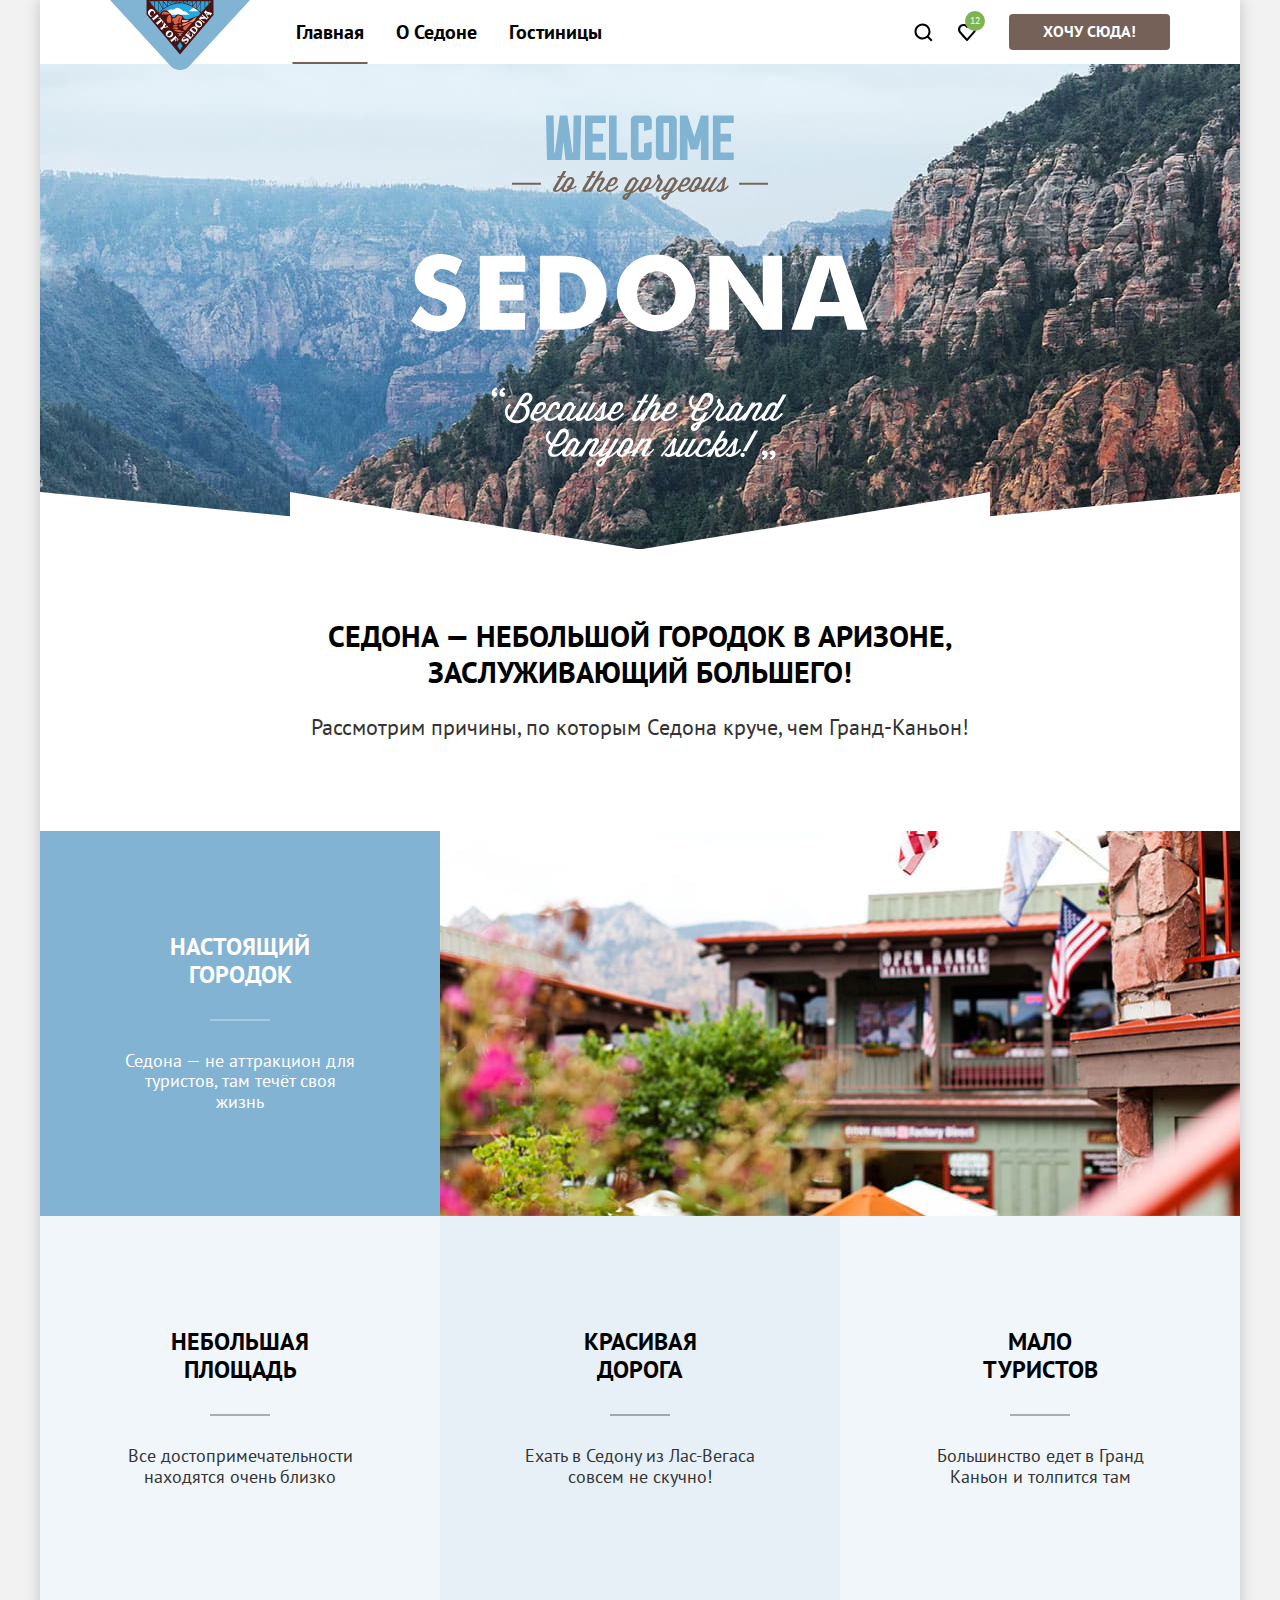
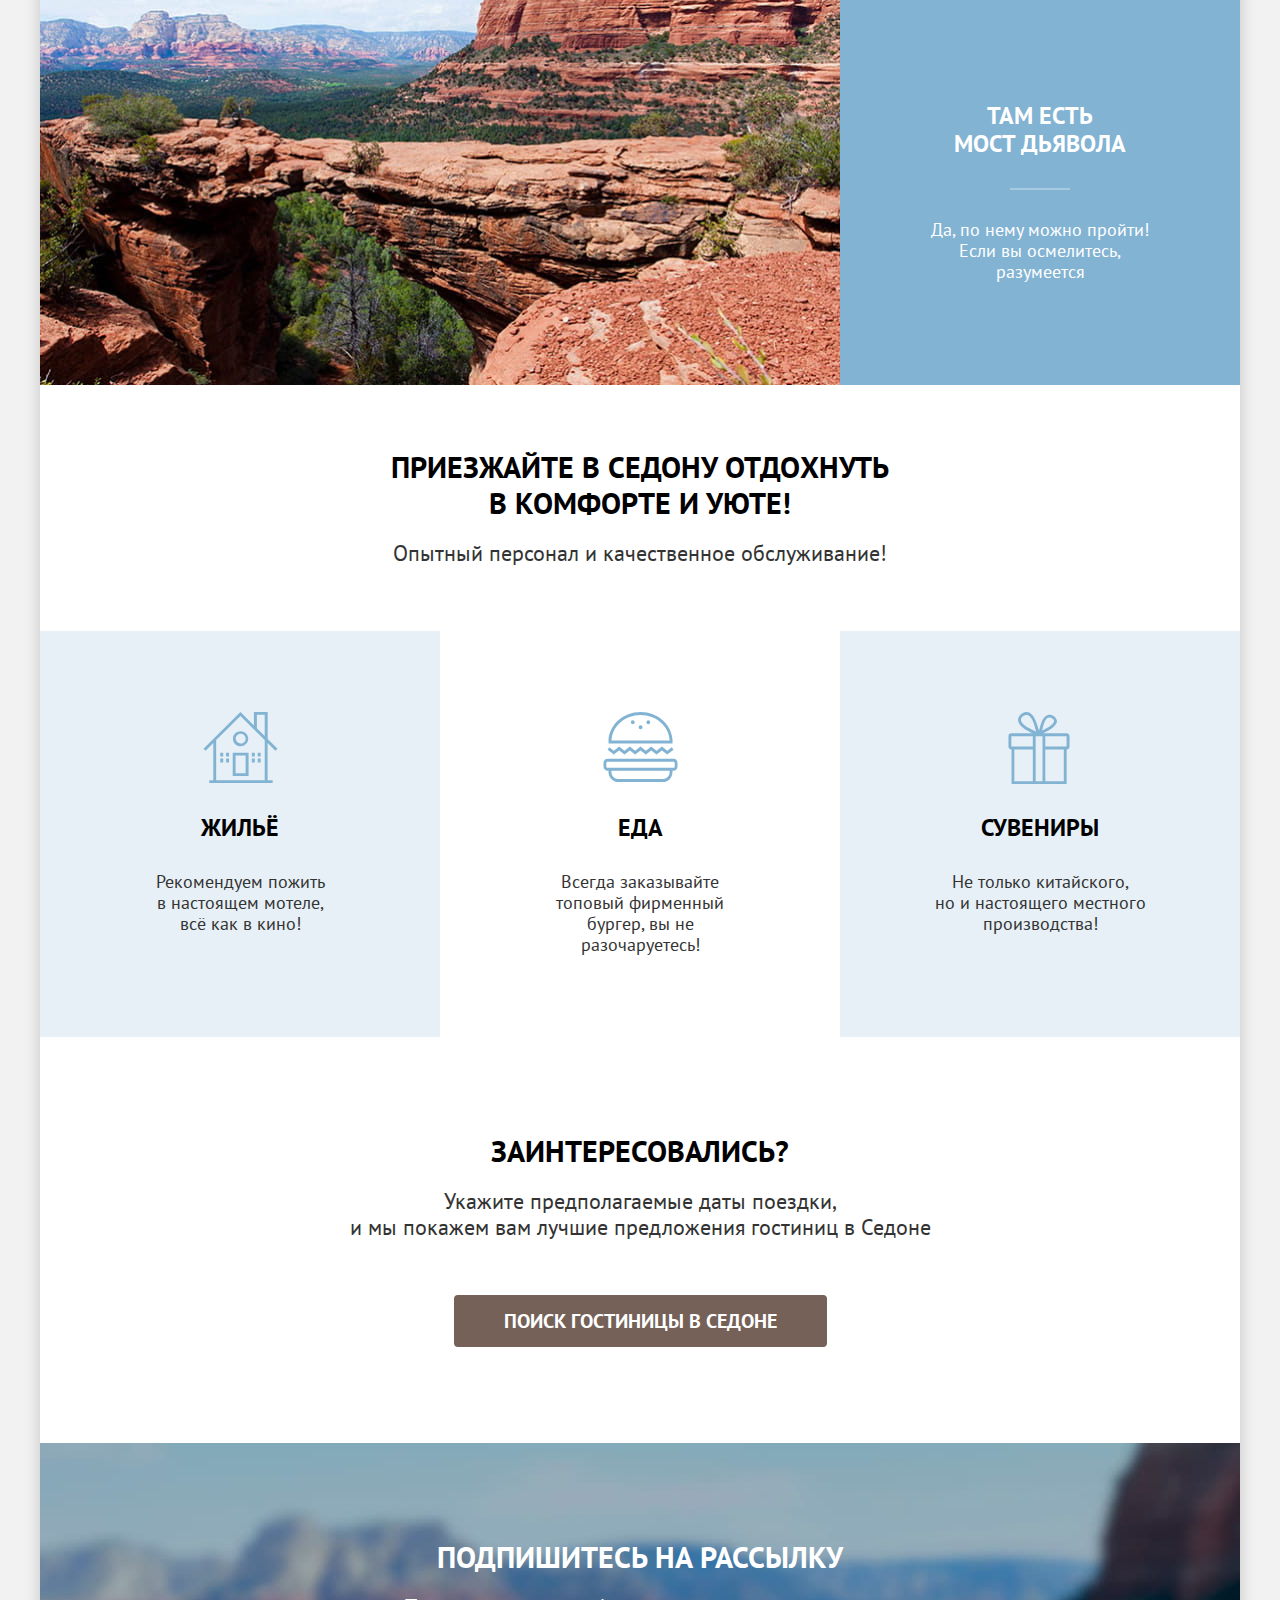
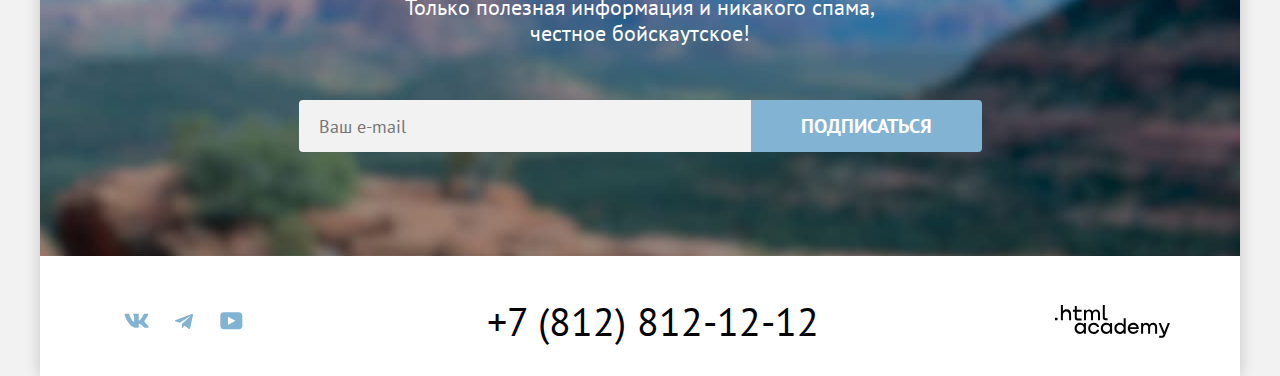
<file: index.html>
<!DOCTYPE html>
<html lang="ru">

  <head>
    <meta charset="utf-8">
    <meta name="keywords" content="Седона, Отели Седоны, Sedona">
    <meta name="description" content="Лучший сайт, если вы планируете путешествие в Седону">
    <title>HTML Academy: Седона</title>
    <link rel="icon" href="favicon.ico">
    <link rel="icon" type="image/png" href="/images/icons/favicon32x32.png">
    <link rel="stylesheet" href="styles/styles.css">
  </head>

  <body>
    <div class="wrap">
      <!-- Header -->
      <header class="header-title" data-test="header">
        <nav class="navigation">
          <a class="navigation-logo" aria-current="page" href="index.html">
            <img class="navigation-header-logo" src="images/logo-sedona.svg" width="140" height="70"
              alt="Логотип города Седона">
          </a>
          <ul class="navigation-list">
            <li class="navigation-item">
              <a class="navigation-link navigation-link-current" href="index.html" aria-current="page">Главная</a>
            </li>
            <li class="navigation-item">
              <a class="navigation-link" href="#">О Седоне</a>
            </li>
            <li class="navigation-item">
              <a class="navigation-link" href="catalog.html">Гостиницы</a>
            </li>
          </ul>
          <ul class="navigation-user">
            <li class="navigation-user-item">
              <a class="navigation-user-link navigation-user-link-search" href="#">
                <span class="visually-hidden">Поиск</span>
              </a>
            </li>
            <li class="navigation-user-item">
              <a class="navigation-user-link navigation-user-link-favorites" href="#">
                <span class="visually-hidden">Гостиниц в избранном</span>
                <span class="notification">12</span>
              </a>
            </li>
            <li class="navigation-user-item">
              <a class="navigation-user-link navigation-user-link-button brown-button" href="catalog.html">Хочу
                сюда!</a>
            </li>
          </ul>
        </nav>
      </header>
      <!-- Main-section -->
      <main class="main-index" data-test="main">
        <section class="main-sedona" data-test="hero">
          <h1 class="visually-hidden">Седона - небольшой городок в Аризоне</h1>
          <img class="welcome" src="images/cover-illustration/welcome.svg" width="458" height="352"
            alt="Welcome to the gorgeous Sedona. Because The Grand Canyon sucks!">
        </section>
        <!-- Advantages-section -->
        <section class="advantages" data-test="advantages">
          <h2 class="visually-hidden">Преимущества</h2>
          <p class="advantages-headline section-title">Седона — небольшой городок в Аризоне,
            заслуживающий большего!</p>
          <p class="advantages-reasons section-headline">Рассмотрим причины, по которым Седона круче, чем Гранд-Каньон!
          </p>
          <ul class="advantages-list">
            <li class="advantages-item advantages-item-city">
              <div class="advantages-wrap-city">
                <h3 class="advantages-title uppercase-title-white advantages-title-city">Настоящий городок</h3>
                <p class="advantages-discription advantages-discription-city">Седона — не аттракцион для туристов, там
                  течёт своя жизнь</p>
              </div>
              <img class="advantages-img advantages-img-city" src="images/advantages-1.jpg" width="800" height="385"
                alt="Дом, цветы, горы">
            </li>
            <li class="advantages-item advantages-item-square">
              <h3 class="advantages-title uppercase-title">Небольшая площадь</h3>
              <p class="advantages-discription">Все достопримечательности находятся очень близко</p>
            </li>
            <li class="advantages-item advantages-item-road">
              <h3 class="advantages-title uppercase-title">Красивая <br> дорога</h3>
              <p class="advantages-discription">Ехать в Седону из Лас-Вегаса совсем не скучно!</p>
            </li>
            <li class="advantages-item advantages-item-tourists">
              <h3 class="advantages-title uppercase-title">Мало <br> туристов</h3>
              <p class="advantages-discription">Большинство едет в Гранд Каньон и толпится там</p>
            </li>
            <li class="advantages-item advantages-item-bridge">
              <div class="advantages-wrap-bridge">
                <h3 class="advantages-title uppercase-title-white advantages-title-bridge">Там есть <br> мост дьявола
                </h3>
                <p class="advantages-discription advantages-discription-bridge">Да, по нему можно пройти! Если вы
                  осмелитесь, разумеется</p>
              </div>
              <img class="advantages-img advantages-img-bridge" src="images/advantages-2.jpg" width="800" height="385"
                alt="Вид на Мост Дьявола">
            </li>
          </ul>
        </section>
        <!-- Infrastructure-section-->
        <section class="infrastructure">
          <h2 class="visually-hidden">Инфраструктура</h2>
          <p class="infrastructure-section-title section-title">Приезжайте в Седону отдохнуть <br> в комфорте и уюте!
          </p>
          <p class="infrastructure-headline section-headline">Опытный персонал и качественное обслуживание!</p>
          <ul class="infrastructure-list">
            <li class="infrastructure-item  infrastructure-appartment">
              <h3 class="infrastructure-title uppercase-title">Жильё</h3>
              <p class="infrastructure-description">Рекомендуем пожить <br> в настоящем
                мотеле, <br> всё как в кино!</p>
            </li>
            <li class="infrastructure-item  infrastructure-food">
              <h3 class="infrastructure-title uppercase-title">Еда</h3>
              <p class="infrastructure-description">Всегда заказывайте <br> топовый фирменный
                бургер, вы не разочаруетесь!</p>
            </li>
            <li class="infrastructure-item  infrastructure-gift">
              <h3 class="infrastructure-title uppercase-title">Сувениры</h3>
              <p class="infrastructure-description">Не только китайского, <br> но и настоящего
                местного производства!</p>
            </li>
          </ul>
        </section>
        <!-- Search-section-->
        <section class="search" data-test="search">
          <h2 class="search-title section-title">Заинтересовались?</h2>
          <p class="search-description section-headline">Укажите предполагаемые даты поездки, <br> и мы покажем вам
            лучшие
            предложения гостиниц в Седоне</p>
          <button class="search-button button brown-button">Поиск гостиницы в Седоне</button>
        </section>
        <!-- Subscribe-section-->
        <section class="subscribe-index" data-test="subscribe">
          <h2 class="subscribe-title section-title">Подпишитесь на рассылку</h2>
          <p class="subscribe-description section-headline">Только полезная информация и никакого спама, <br> честное
            бойскаутское!</p>
          <form class="subscribe-form" action="https://echo.htmlacademy.ru/" method="post">
            <label class="visually-hidden" for="user-email">Укажите Ваш e-mail</label>
            <input class="subscribe-input" type="email" inputmode="email" id="user-email" name="user-email" placeholder="Ваш e-mail" required>
            <button class="subscribe-button blue-button" type="submit">Подписаться</button>
          </form>
        </section>
      </main>
      <!-- Footer -->
      <footer class="footer" data-test="footer">
        <ul class="socials-list">
          <li class="socials-item">
            <a class="socials-link socials-link-vk" href="https://vk.com/htmlacademy">
              <span class="visually-hidden">Vk</span>
            </a>
          </li>
          <li class="socials-item">
            <a class="socials-link socials-link-telegram" href="https://t.me/htmlacademy ">
              <span class="visually-hidden">Telegram</span>
            </a>
          </li>
          <li class="socials-item">
            <a class="socials-link socials-link-youtube" href="https://www.youtube.com/user/htmlacademyru">
              <span class="visually-hidden">Youtube</span>
            </a>
          </li>
        </ul>
        <section class="contacts">
          <h2 class="visually-hidden">Номер телефона</h2>
          <a class="phone" href="tel:+78128121212">+7 (812) 812-12-12</a>
        </section>
        <p class="developer" tabindex="1">
          <a class=" developer-logo" href="https://htmlacademy.ru">
            <span class="visually-hidden">Выполнено Академией HTML</span>
          </a>
        </p>
      </footer>
      <!-- Modal-window -->
      <div class="modal-window close">
        <div class="modal-container">
          <h2 class="section-title modal-title">Поиск гостиницы в Седоне</h2>
          <form class="modal-form" action="https://echo.htmlacademy.ru/" method="post">
            <fieldset class="stay-time-form">
              <div class="stay-time-wrapper">
                <label class="stay-time-label modal-headline" for="check-in">Дата Заезда:</label>
                <input class="modal-input" id="check-in" type="text" name="check-in" placeholder="Укажите дату" value="1 сентября 2023"  required>
              </div>
              <p class="form-warning">Мы не можем отправить вас в прошлое.</p>
              <div class="stay-time-wrapper">
                <label class="stay-time-label modal-headline" for="check-out">Дата Выезда:</label>
                <input class="modal-input" id="check-out" type="text" name="check-out" placeholder="Укажите дату" value="1 сентября 2023"  required>
              </div>
              <p class="form-message">На эти даты есть свободные номера. Пока есть.</p>
            </fieldset>
            <fieldset class="ages-form">
              <div class="ages-wrapper-adults">
                <label class="modal-headline ages-headline-adult" for="adult">Взрослые:</label>
                <div class="count-ages-wrapper">
                  <button class="count-button count-less" type="button">
                    <span class="visually-hidden">Уменьшить количество взрослых</span>
                  </button>
                  <input class="adult-input" id="adult" type="text" inputmode="numeric" name="adult-number" placeholder="2" value="2"
                    required>
                  <button class="count-button count-more" type="button">
                    <span class="visually-hidden">Увеличить количество взрослых</span>
                  </button>
                </div>
              </div>
              <div class="ages-wrapper-kids">
                <label class="modal-headline ages-headline kids-remainder" for="kids">Дети:</label>
                <button class="tooltip" aria-labelledby="tooltip-label-kids" type="button">
                  <span class="tooltip-text" role="tooltip" id="tooltip-label-kids">
                    <span class="tooltip-text-container"> Укажите количество детей, которые
                      будут с вами, возраст которых от 6 до 18 лет. Дети до 6 лет размещаются бесплатно.
                    </span>
                  </span>
                </button>
              </div>
              <div class="count-ages-wrapper">
                <button class="count-button count-less" type="button">
                  <span class="visually-hidden">Уменьшить количество детей</span>
                </button>
                <input class="kids-input" id="kids" type="text" inputmode="numeric" name="kids" placeholder="2" value="2">
                <button class="count-button count-more" type="button">
                  <span class="visually-hidden">Увеличить количество детей</span>
                </button>
              </div>
            </fieldset>
            <button class="modal-button button blue-button" type="button">Найти</button>
          </form>
            <button class="modal-close-button modal-container-close" type="button">
              <span class="visually-hidden">Кнопка закрытия модального окна</span>
            </button>
        </div>
      </div>
    </div>
  </body>

</html>
</file>
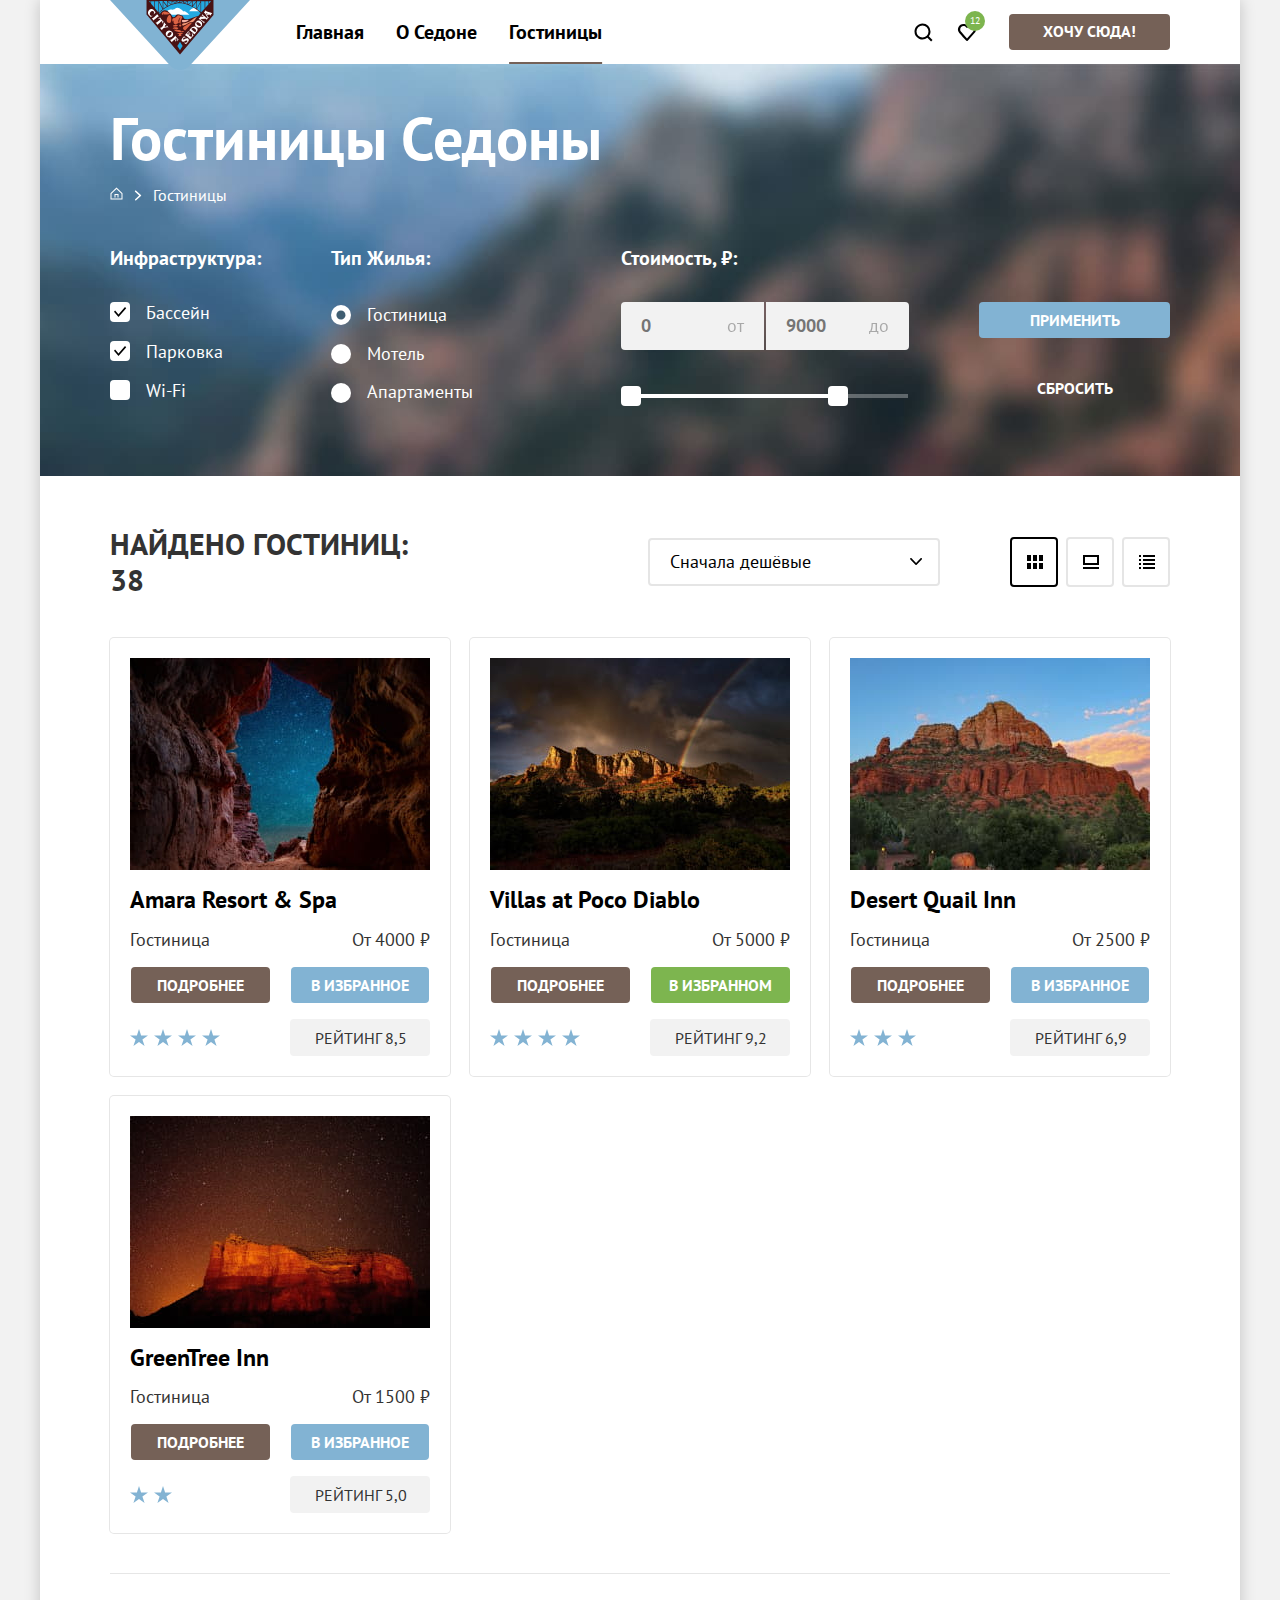
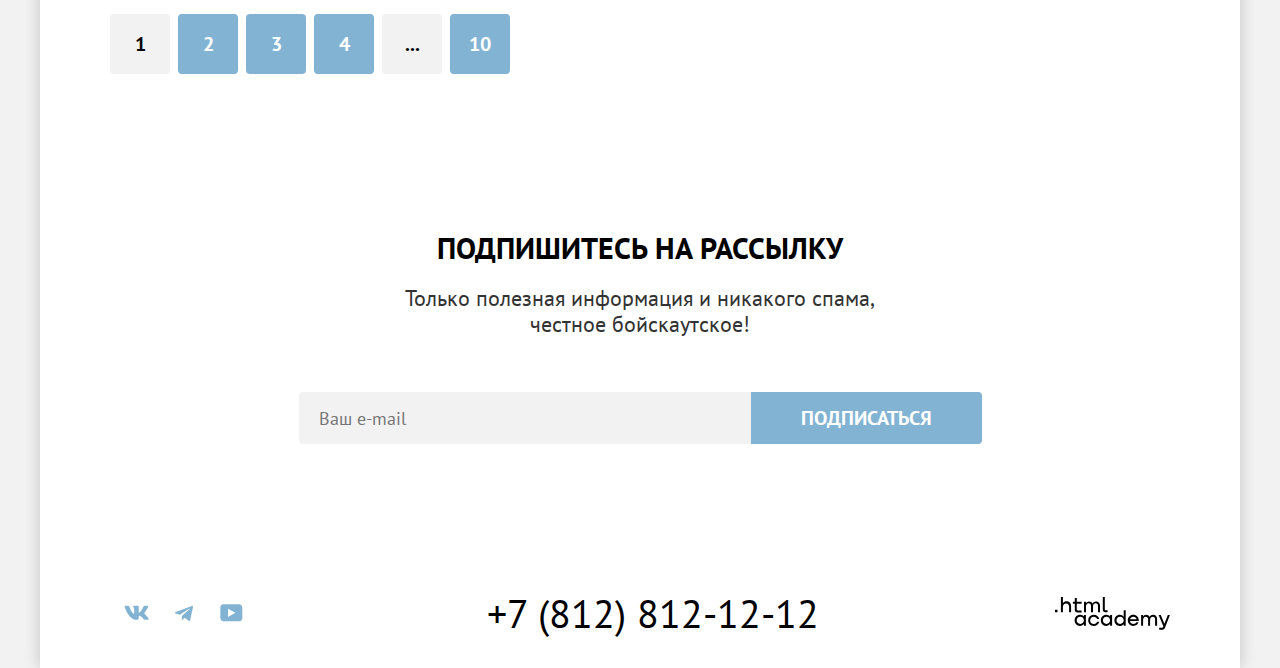
<file: catalog.html>
<!DOCTYPE html>
<html lang="ru">

  <head>
    <meta charset="utf-8">
    <meta name="keywords" content="Седона, Отели Седоны, Sedona">
    <meta name="viewport" content="width=device-width, initial-scale=1.0, maximum-scale=2.0, user-scalable=yes">
    <meta name="description" content="Каталог лучших отелей Седоны по самым низким ценам">
    <title>HTML Academy: Седона. Каталог Отелей</title>
    <link rel="icon" href="favicon.ico">
    <link rel="icon" type="image/png" href="/images/icons/favicon32x32.png">
    <link rel="stylesheet" href="styles/styles.css">
  </head>

  <body>
    <div class="wrap">
      <!--Header-->
      <header class="header-title" data-test="header">
        <nav class="navigation">
          <a class="navigation-logo" aria-current="page" href="index.html">
            <img class="navigation-header-logo" src="images/logo-sedona.svg" width="140" height="70"
              alt="Логотип города Седона">
          </a>
          <ul class="navigation-list">
            <li class="navigation-item">
              <a class="navigation-link" href="index.html" aria-current="page">Главная</a>
            </li>
            <li class="navigation-item">
              <a class="navigation-link" href="#">О Седоне</a>
            </li>
            <li class="navigation-item">
              <a class="navigation-link  navigation-link-current" href="catalog.html">Гостиницы</a>
            </li>
          </ul>
          <ul class="navigation-user">
            <li class="navigation-user-item">
              <a class="navigation-user-link navigation-user-link-search" href="#">
                <span class="visually-hidden">Поиск</span>
              </a>
            </li>
            <li class="navigation-user-item">
              <a class="navigation-user-link navigation-user-link-favorites" href="#">
                <span class="visually-hidden">Гостиниц в избранном</span>
                <span class="notification">12</span>
              </a>
            </li>
            <li class="navigation-user-item">
              <a class="navigation-user-link navigation-user-link-button brown-button" href="catalog.html">Хочу
                сюда!</a>
            </li>
          </ul>
        </nav>
      </header>
      <!-- Main-section-->
      <main class="main-catalog" data-test="main">
        <div class="hotels-filter" data-test="filter">
          <h1 class="hotels-filter-title">Гостиницы Седоны</h1>
          <nav class="breadcrumbs" aria-label="Хлебные крошки">
            <ol class="breadcrumbs-list">
              <li class="breadcrumbs-item">
                <a class="breadcrumbs-link breadcrumbs-link-main" href="index.html">
                  <span class="visually-hidden">На главную</span>
                </a>
              </li>
              <li class="breadcrumbs-item">
                <a class="breadcrumbs-link" href="catalog.html" aria-current="page">Гостиницы</a>
              </li>
            </ol>
          </nav>
          <!-- Filter-section-->
          <section class="form-section" data-test="filter">
            <h2 class="visually-hidden">Фильтры поиска</h2>
            <form class="filter-form" action="https://echo.htmlacademy.ru/" method="get">
              <fieldset class="infrastructure-filter">
                <legend class="infrastructure-filter-title filters-title">Инфраструктура:</legend>
                <ul class="infrastructure-filter-list">
                  <li class="infrastructure-filter-item filter-item">
                    <label class="choose" for="pool">
                      <input class="infrastructure-input choose-input" type="checkbox" name="pool" id="pool"
                        checked>Бассейн
                    </label>
                  </li>
                  <li class="infrastructure-filter-item filter-item">
                    <label class="choose" for="parking">
                      <input class="infrastructure-input choose-input" type="checkbox" name="parking" id="parking"
                        checked>Парковка
                    </label>
                  </li>
                  <li class="infrastructure-filter-item filter-item">
                    <label class="choose" for="wi-fi">
                      <input class="infrastructure-input choose-input" type="checkbox" name="wi-fi" id="wi-fi">Wi-Fi
                    </label>
                  </li>
                </ul>
              </fieldset>
              <fieldset class="type-filter">
                <legend class="type-filter-title filters-title">Тип Жилья:</legend>
                <ul class="type-filter-list">
                  <li class="type-filter-item filter-item">
                    <label class="choose-type" for="hotel">
                      <input class="type-input choose-input" type="radio" name="hotel-type" id="hotel" value="hotel"
                        checked>Гостиница
                    </label>
                  </li>
                  <li class="type-filter-item filter-item">
                    <label class="choose-type" for="motel">
                      <input class="type-input choose-input" type="radio" name="hotel-type" id="motel"
                        value="motel">Мотель
                    </label>
                  </li>
                  <li class="type-filter-item filter-item">
                    <label class="choose-type" for="appart">
                      <input class="type-input choose-input" type="radio" name="hotel-type" id="appart" value="appart">Апартаменты
                    </label>
                  </li>
                </ul>
              </fieldset>
              <fieldset class="price-filter">
                <legend class="price-filter-title filters-title">Стоимость, ₽:</legend>
                <div class="price-area">
                  <label class="first-price" for="first-price">
                    <span class="price-label price-label-from">от</span>
                    <input type="text" inputmode="numeric" pattern="\d*" id="first-price" name="first-price"
                      placeholder="0">
                  </label>
                  <label class="last-price" for="last-price">
                    <span class="price-label price-label-to">до</span>
                    <input type="text" inputmode="numeric" pattern="\d*" id="last-price" name="last-price"
                      placeholder="9000">
                  </label>
                </div>
                <div class="slidercontainer">
                  <div class="slider-active"></div>
                  <button class="slider-button min-price" type="button">
                    <span class="visually-hidden">Уменьшить цену</span>
                  </button>
                  <button class="slider-button max-price" type="button">
                    <span class="visually-hidden">Увеличить цену</span>
                  </button>
                </div>
              </fieldset>
              <div class="filter-buttons">
                <button class="filter-button filter-button-set catalog-button blue-button"
                  type="submit">Применить</button>
                <button class="filter-button  filter-button-reset catalog-button" type="reset">Сбросить</button>
              </div>
            </form>
          </section>
        </div>
        <!-- Catalog-section-->
        <section class="catalog-navigation" data-test="catalog">
          <h2 class="catalog-title">Найдено гостиниц: 38</h2>
          <select class="catalog-select">
            <option value="cheapest">Сначала дешёвые</option>
            <option value="expensive">Сначала дорогие</option>
            <option value="rating">По рейтингу</option>
          </select>
          <div class="catalog-vision">
            <a class="catalog-vision-item catalog-vision-block catalog-vision-active" href="#">
              <span class="visually-hidden">Показать блоки</span>
            </a>
            <a class="catalog-vision-item catalog-vision-slide" href="#">
              <span class="visually-hidden">Показать слайдшоу</span>
            </a>
            <a class="catalog-vision-item catalog-vision-list" href="#">
              <span class="visually-hidden">Показать списком</span>
            </a>
          </div>
        </section>
        <section class="catalog" data-test="catalog">
          <h2 class="section-title visually-hidden">Список отелей</h2>
          <ul class="catalog-list">
            <li class="catalog-item">
              <a class="hotel-link" href="#" tabindex="-1">
                <h3 class="hotel-name">Amara Resort & Spa</h3>
              </a>
              <a class="hotel-link-img" href="#" tabindex="-1">
                <img class="hotel-img" src="images/hotels/hotel-1.jpg" width="300" height="212"
                  alt="Вид из пещеры на звёзды">
              </a>
              <p class="item-description">Гостиница</p>
              <p class="price">От 4000 ₽</p>
              <a class="read-more-button catalog-button button brown-button" href="#">Подробнее</a>
              <button class="favorite-button catalog-button button blue-button" type="button">В избранное</button>
              <p class="stars four-stars">
                <span class="visually-hidden">Отель 4 звезды</span>
              </p>
              <p class="hotel-rating">Рейтинг 8,5</p>
            </li>
            <li class="catalog-item">
              <a class="hotel-link" href="#" tabindex="-1">
                <h3 class="hotel-name">Villas at Poco Diablo</h3>
              </a>
              <a class="hotel-link-img" href="#" tabindex="-1">
                <img class="hotel-img" src="images/hotels/hotel-2.jpg" width="300" height="212"
                  alt="Горный пейзаж с радугой">
              </a>
              <p class="item-description">Гостиница</p>
              <p class="price">От 5000 ₽</p>
              <a class="read-more-button catalog-button button brown-button" href="#">Подробнее</a>
              <button class="favorite-button-on catalog-button button green-button" type="button">В избранном</button>
              <p class="stars four-stars">
                <span class="visually-hidden">Отель 4 звезды</span>
              </p>
              <p class="hotel-rating">Рейтинг 9,2</p>
            </li>
            <li class="catalog-item">
              <a class="hotel-link" href="#" tabindex="-1">
                <h3 class="hotel-name">Desert Quail Inn</h3>
              </a>
              <a class="hotel-link-img" href="#" tabindex="-1">
                <img class="hotel-img" src="images/hotels/hotel-3.jpg" width="300" height="212" alt="Горы на рассвете">
              </a>
              <p class="item-description">Гостиница</p>
              <p class="price">От 2500 ₽</p>
              <a class="read-more-button catalog-button button brown-button" href="#">Подробнее</a>
              <button class="favorite-button catalog-button button blue-button" type="button">В избранное</button>
              <p class="stars three-stars">
                <span class="visually-hidden">Отель 3 звезды</span>
              </p>
              <p class="hotel-rating">Рейтинг 6,9</p>
            </li>
            <li class="catalog-item">
              <a class="hotel-link" href="#" tabindex="-1">
                <h3 class="hotel-name">GreenTree Inn</h3>
              </a>
              <a class="hotel-link-img" href="#" tabindex="-1">
                <img class="hotel-img" src="images/hotels/hotel-4.jpg" width="300" height="212"
                  alt="Горы под звёздным небом">
              </a>
              <p class="item-description">Гостиница</p>
              <p class="price">От 1500 ₽</p>
              <a class="read-more-button catalog-button button brown-button" href="#">Подробнее</a>
              <button class="favorite-button catalog-button button blue-button" type="button">В избранное</button>
              <p class="stars two-stars">
                <span class="visually-hidden">Отель 2 звезды</span>
              </p>
              <p class="hotel-rating">Рейтинг 5,0</p>
            </li>
          </ul>
        </section>
        <!-- Pagination -->
        <nav aria-label="Навигация страниц">
          <ul class="pagination">
            <li class="pagination-item">
              <a class="pagination-link pagination-link-active" href="#">1</a>
            </li>
            <li class="pagination-item">
              <a class="pagination-link" href="#">2</a>
            </li>
            <li class="pagination-item">
              <a class="pagination-link" href="#">3</a>
            </li>
            <li class="pagination-item">
              <a class="pagination-link" href="#">4</a>
            </li>
            <li class="pagination-item">
              <a class="pagination-link pagination-link-active" href="#" tabindex="-1">...</a>
            </li>
            <li class="pagination-item">
              <a class="pagination-link" href="#">10</a>
            </li>
          </ul>
        </nav>
        <!-- Sbscribe-section -->
        <section class="subscribe-catalog" data-test="subscribe">
          <h2 class="subscribe-title-catalog section-title">Подпишитесь на рассылку</h2>
          <p class="subscribe-description-catalog section-headline">Только полезная информация и никакого спама, <br>
            честное бойскаутское!</p>
          <form class="subscribe-form" action="https://echo.htmlacademy.ru/" method="post">
            <label class="visually-hidden" for="user-email">Укажите Ваш e-mail</label>
            <input class="subscribe-input" type="email" inputmode="email" id="user-email" name="user-email"
              placeholder="Ваш e-mail" required>
            <button class="subscribe-button blue-button" type="submit">Подписаться</button>
          </form>
        </section>
      </main>
      <!-- Footer -->
      <footer class="footer" data-test="footer">
        <ul class="socials-list">
          <li class="socials-item">
            <a class="socials-link socials-link-vk" href="https://vk.com/htmlacademy">
              <span class="visually-hidden">Vk</span>
            </a>
          </li>
          <li class="socials-item">
            <a class="socials-link socials-link-telegram" href="https://t.me/htmlacademy ">
              <span class="visually-hidden">Telegram</span>
            </a>
          </li>
          <li class="socials-item">
            <a class="socials-link socials-link-youtube" href="https://www.youtube.com/user/htmlacademyru">
              <span class="visually-hidden">Youtube</span>
            </a>
          </li>
        </ul>
        <section class="contacts">
          <h2 class="visually-hidden">Номер телефона</h2>
          <a class="phone" href="tel:+78128121212">+7 (812) 812-12-12</a>
        </section>
        <p class="developer" tabindex="1">
          <a class=" developer-logo" href="https://htmlacademy.ru">
            <span class="visually-hidden">Выполнено Академией HTML</span>
          </a>
        </p>
      </footer>
    </div>
  </body>

</html>
</file>
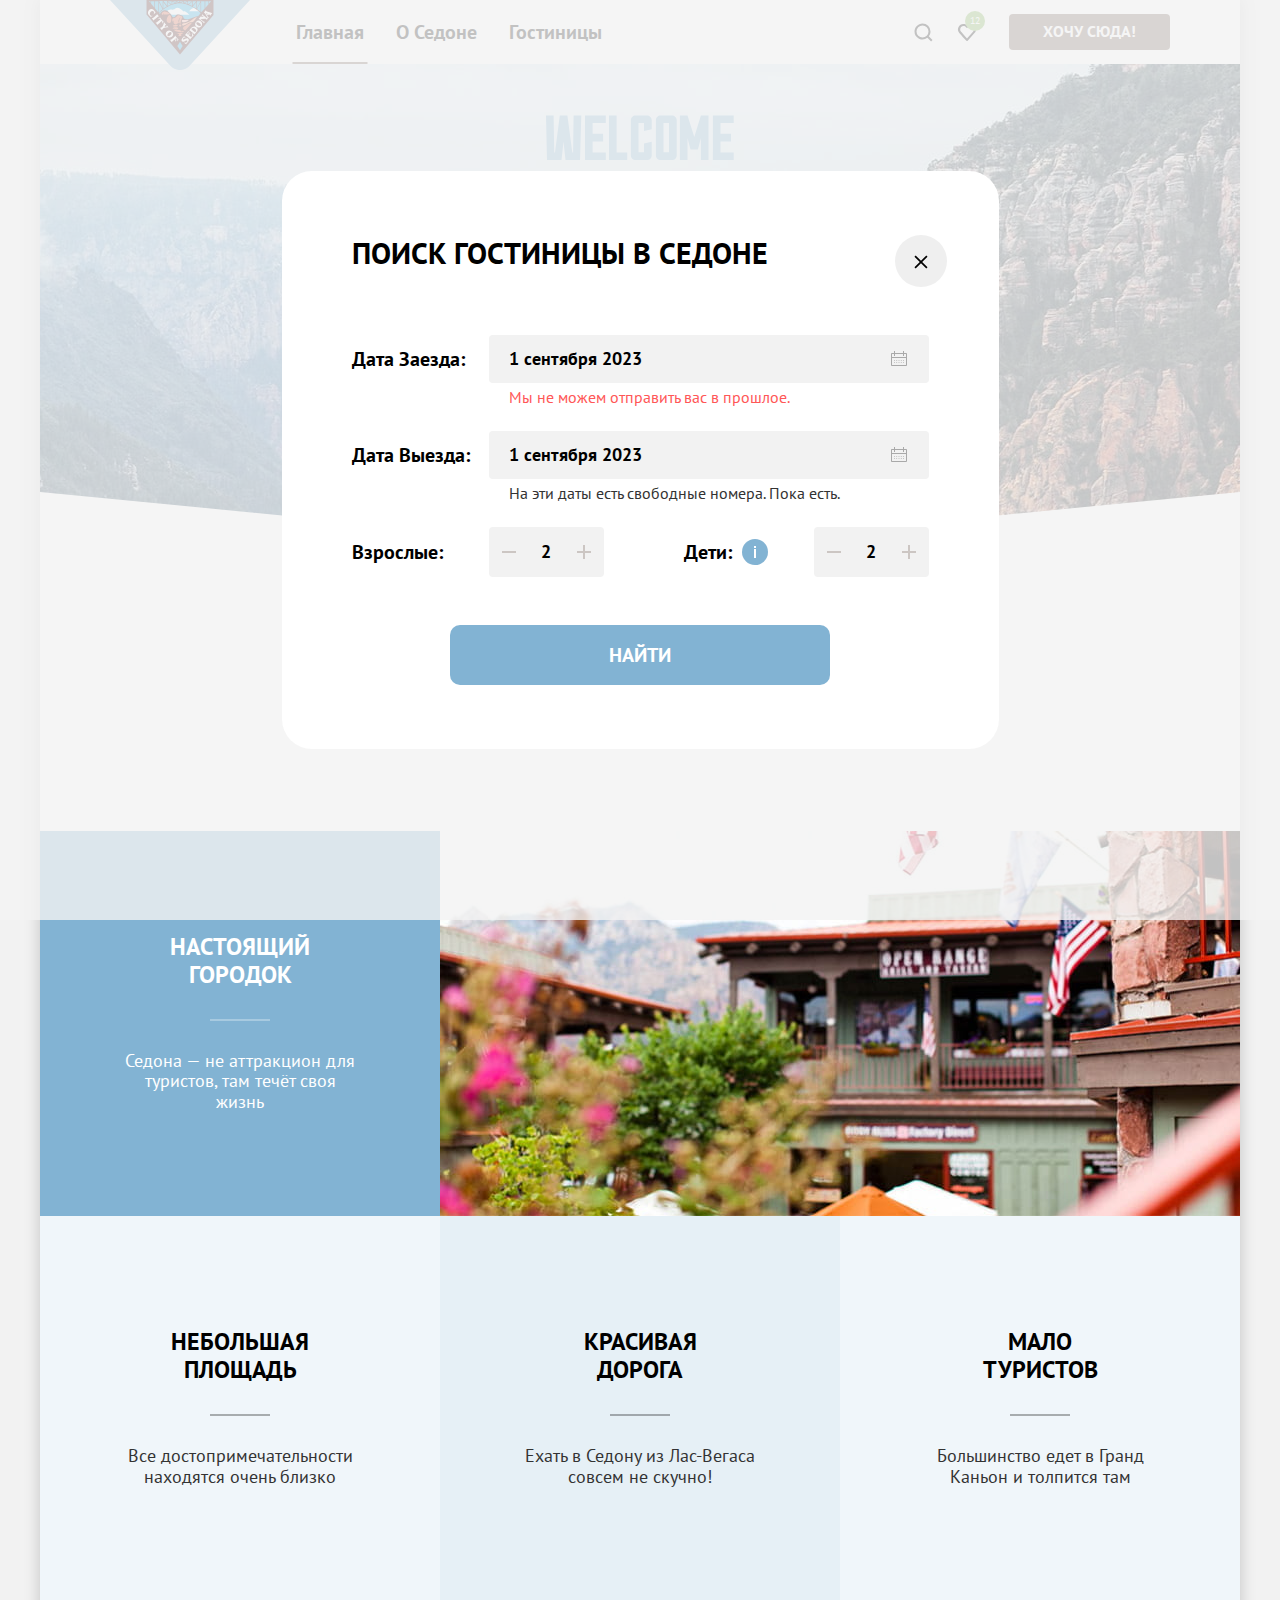
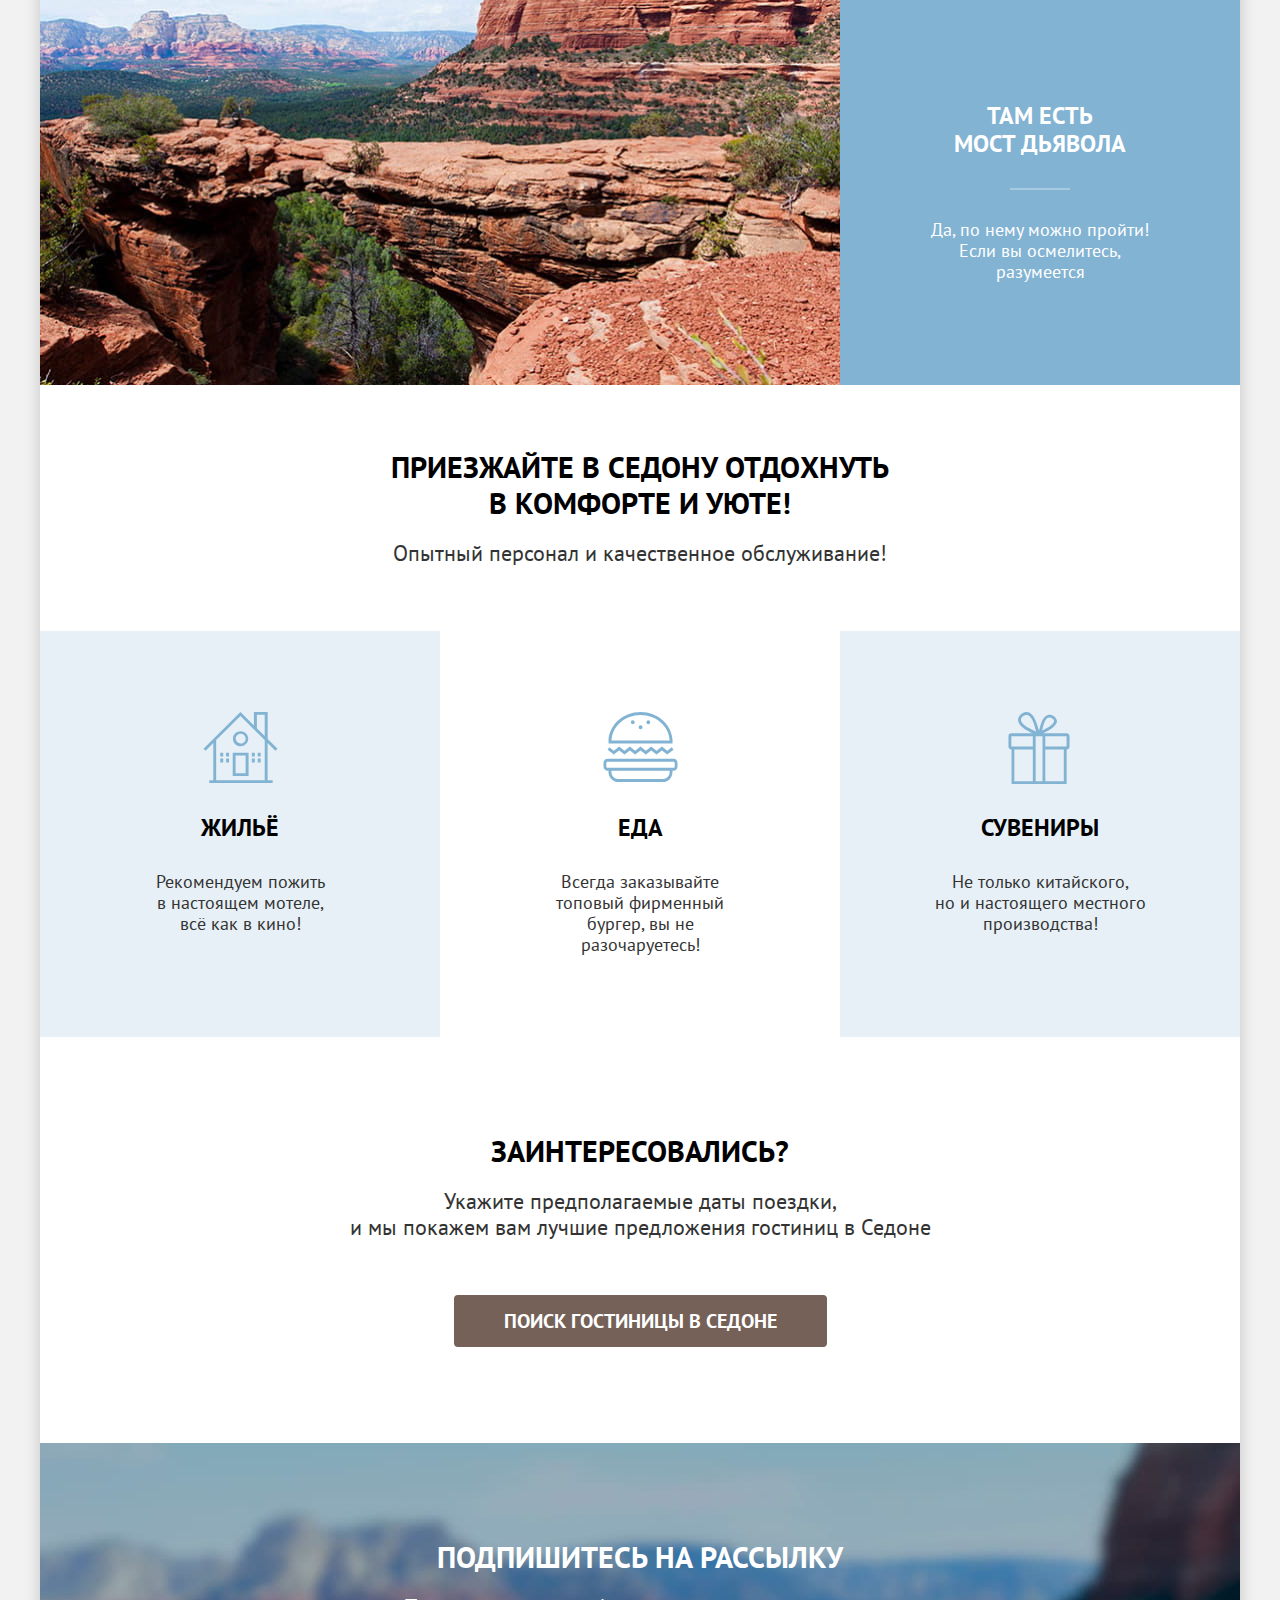
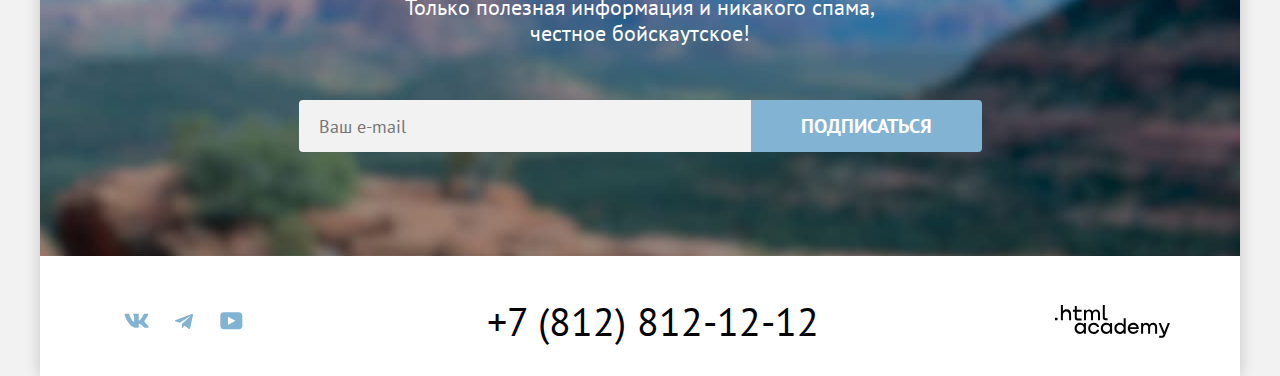
<file: modal.html>
<!DOCTYPE html>
<html lang="ru">

  <head>
    <meta charset="utf-8">
    <meta name="keywords" content="Седона, Отели Седоны, Sedona">
    <meta name="description" content="Лучший сайт, если вы планируете путешествие в Седону">
    <title>HTML Academy: Седона</title>
    <link rel="icon" href="favicon.ico">
    <link rel="icon" type="image/png" href="/images/icons/favicon32x32.png">
    <link rel="stylesheet" href="styles/styles.css">
  </head>

  <body>
    <div class="wrap">
      <!-- Header -->
      <header class="header-title" data-test="header">
        <nav class="navigation">
          <a class="navigation-logo" aria-current="page" href="index.html">
            <img class="navigation-header-logo" src="images/logo-sedona.svg" width="140" height="70"
              alt="Логотип города Седона">
          </a>
          <ul class="navigation-list">
            <li class="navigation-item">
              <a class="navigation-link navigation-link-current" href="index.html" aria-current="page">Главная</a>
            </li>
            <li class="navigation-item">
              <a class="navigation-link" href="#">О Седоне</a>
            </li>
            <li class="navigation-item">
              <a class="navigation-link" href="catalog.html">Гостиницы</a>
            </li>
          </ul>
          <ul class="navigation-user">
            <li class="navigation-user-item">
              <a class="navigation-user-link navigation-user-link-search" href="#">
                <span class="visually-hidden">Поиск</span>
              </a>
            </li>
            <li class="navigation-user-item">
              <a class="navigation-user-link navigation-user-link-favorites" href="#">
                <span class="visually-hidden">Гостиниц в избранном</span>
                <span class="notification">12</span>
              </a>
            </li>
            <li class="navigation-user-item">
              <a class="navigation-user-link navigation-user-link-button brown-button" href="catalog.html">Хочу
                сюда!</a>
            </li>
          </ul>
        </nav>
      </header>
      <!-- Main-section -->
      <main class="main-index" data-test="main">
        <section class="main-sedona" data-test="hero">
          <h1 class="visually-hidden">Седона - небольшой городок в Аризоне</h1>
          <img class="welcome" src="images/cover-illustration/welcome.svg" width="458" height="352"
            alt="Welcome to the gorgeous Sedona. Because The Grand Canyon sucks!">
        </section>
        <!-- Advantages-section -->
        <section class="advantages" data-test="advantages">
          <h2 class="visually-hidden">Преимущества</h2>
          <p class="advantages-headline section-title">Седона — небольшой городок в Аризоне,
            заслуживающий большего!</p>
          <p class="advantages-reasons section-headline">Рассмотрим причины, по которым Седона круче, чем Гранд-Каньон!
          </p>
          <ul class="advantages-list">
            <li class="advantages-item advantages-item-city">
              <div class="advantages-wrap-city">
                <h3 class="advantages-title uppercase-title-white advantages-title-city">Настоящий городок</h3>
                <p class="advantages-discription advantages-discription-city">Седона — не аттракцион для туристов, там
                  течёт своя жизнь</p>
              </div>
              <img class="advantages-img advantages-img-city" src="images/advantages-1.jpg" width="800" height="385"
                alt="Дом, цветы, горы">
            </li>
            <li class="advantages-item advantages-item-square">
              <h3 class="advantages-title uppercase-title">Небольшая площадь</h3>
              <p class="advantages-discription">Все достопримечательности находятся очень близко</p>
            </li>
            <li class="advantages-item advantages-item-road">
              <h3 class="advantages-title uppercase-title">Красивая <br> дорога</h3>
              <p class="advantages-discription">Ехать в Седону из Лас-Вегаса совсем не скучно!</p>
            </li>
            <li class="advantages-item advantages-item-tourists">
              <h3 class="advantages-title uppercase-title">Мало <br> туристов</h3>
              <p class="advantages-discription">Большинство едет в Гранд Каньон и толпится там</p>
            </li>
            <li class="advantages-item advantages-item-bridge">
              <div class="advantages-wrap-bridge">
                <h3 class="advantages-title uppercase-title-white advantages-title-bridge">Там есть <br> мост дьявола
                </h3>
                <p class="advantages-discription advantages-discription-bridge">Да, по нему можно пройти! Если вы
                  осмелитесь, разумеется</p>
              </div>
              <img class="advantages-img advantages-img-bridge" src="images/advantages-2.jpg" width="800" height="385"
                alt="Вид на Мост Дьявола">
            </li>
          </ul>
        </section>
        <!-- Infrastructure-section-->
        <section class="infrastructure">
          <h2 class="visually-hidden">Инфраструктура</h2>
          <p class="infrastructure-section-title section-title">Приезжайте в Седону отдохнуть <br> в комфорте и уюте!
          </p>
          <p class="infrastructure-headline section-headline">Опытный персонал и качественное обслуживание!</p>
          <ul class="infrastructure-list">
            <li class="infrastructure-item  infrastructure-appartment">
              <h3 class="infrastructure-title uppercase-title">Жильё</h3>
              <p class="infrastructure-description">Рекомендуем пожить <br> в настоящем
                мотеле, <br> всё как в кино!</p>
            </li>
            <li class="infrastructure-item  infrastructure-food">
              <h3 class="infrastructure-title uppercase-title">Еда</h3>
              <p class="infrastructure-description">Всегда заказывайте <br> топовый фирменный
                бургер, вы не разочаруетесь!</p>
            </li>
            <li class="infrastructure-item  infrastructure-gift">
              <h3 class="infrastructure-title uppercase-title">Сувениры</h3>
              <p class="infrastructure-description">Не только китайского, <br> но и настоящего
                местного производства!</p>
            </li>
          </ul>
        </section>
        <!-- Search-section-->
        <section class="search" data-test="search">
          <h2 class="search-title section-title">Заинтересовались?</h2>
          <p class="search-description section-headline">Укажите предполагаемые даты поездки, <br> и мы покажем вам
            лучшие
            предложения гостиниц в Седоне</p>
          <button class="search-button button brown-button">Поиск гостиницы в Седоне</button>
        </section>
        <!-- Subscribe-section-->
        <section class="subscribe-index" data-test="subscribe">
          <h2 class="subscribe-title section-title">Подпишитесь на рассылку</h2>
          <p class="subscribe-description section-headline">Только полезная информация и никакого спама, <br> честное
            бойскаутское!</p>
          <form class="subscribe-form" action="https://echo.htmlacademy.ru/" method="post">
            <label class="visually-hidden" for="user-email">Укажите Ваш e-mail</label>
            <input class="subscribe-input" type="email" inputmode="email" id="user-email" name="user-email" placeholder="Ваш e-mail" required>
            <button class="subscribe-button blue-button" type="submit">Подписаться</button>
          </form>
        </section>
      </main>
      <!-- Footer -->
      <footer class="footer" data-test="footer">
        <ul class="socials-list">
          <li class="socials-item">
            <a class="socials-link socials-link-vk" href="https://vk.com/htmlacademy">
              <span class="visually-hidden">Vk</span>
            </a>
          </li>
          <li class="socials-item">
            <a class="socials-link socials-link-telegram" href="https://t.me/htmlacademy ">
              <span class="visually-hidden">Telegram</span>
            </a>
          </li>
          <li class="socials-item">
            <a class="socials-link socials-link-youtube" href="https://www.youtube.com/user/htmlacademyru">
              <span class="visually-hidden">Youtube</span>
            </a>
          </li>
        </ul>
        <section class="contacts">
          <h2 class="visually-hidden">Номер телефона</h2>
          <a class="phone" href="tel:+78128121212">+7 (812) 812-12-12</a>
        </section>
        <p class="developer" tabindex="1">
          <a class=" developer-logo" href="https://htmlacademy.ru">
            <span class="visually-hidden">Выполнено Академией HTML</span>
          </a>
        </p>
      </footer>
      <!-- Modal-window -->
      <div class="modal-window open">
        <div class="modal-container">
          <h2 class="section-title modal-title">Поиск гостиницы в Седоне</h2>
          <form class="modal-form" action="https://echo.htmlacademy.ru/" method="post">
            <fieldset class="stay-time-form">
              <div class="stay-time-wrapper">
                <label class="stay-time-label modal-headline" for="check-in">Дата Заезда:</label>
                <input class="modal-input" id="check-in" type="text" name="check-in" placeholder="Укажите дату" value="1 сентября 2023"  required>
              </div>
              <p class="form-warning">Мы не можем отправить вас в прошлое.</p>
              <div class="stay-time-wrapper">
                <label class="stay-time-label modal-headline" for="check-out">Дата Выезда:</label>
                <input class="modal-input" id="check-out" type="text" name="check-out" placeholder="Укажите дату" value="1 сентября 2023"  required>
              </div>
              <p class="form-message">На эти даты есть свободные номера. Пока есть.</p>
            </fieldset>
            <fieldset class="ages-form">
              <div class="ages-wrapper-adults">
                <label class="modal-headline ages-headline-adult" for="adult">Взрослые:</label>
                <div class="count-ages-wrapper">
                  <button class="count-button count-less" type="button">
                    <span class="visually-hidden">Уменьшить количество взрослых</span>
                  </button>
                  <input class="adult-input" id="adult" type="text" inputmode="numeric" name="adult-number" placeholder="2" value="2"
                    required>
                  <button class="count-button count-more" type="button">
                    <span class="visually-hidden">Увеличить количество взрослых</span>
                  </button>
                </div>
              </div>
              <div class="ages-wrapper-kids">
                <label class="modal-headline ages-headline kids-remainder" for="kids">Дети:</label>
                <button class="tooltip" aria-labelledby="tooltip-label-kids" type="button">
                  <span class="tooltip-text" role="tooltip" id="tooltip-label-kids">
                    <span class="tooltip-text-container"> Укажите количество детей, которые
                      будут с вами, возраст которых от 6 до 18 лет. Дети до 6 лет размещаются бесплатно.
                    </span>
                  </span>
                </button>
              </div>
              <div class="count-ages-wrapper">
                <button class="count-button count-less" type="button">
                  <span class="visually-hidden">Уменьшить количество детей</span>
                </button>
                <input class="kids-input" id="kids" type="text" inputmode="numeric" name="kids" placeholder="2" value="2">
                <button class="count-button count-more" type="button">
                  <span class="visually-hidden">Увеличить количество детей</span>
                </button>
              </div>
            </fieldset>
            <button class="modal-button button blue-button" type="button">Найти</button>
          </form>
            <button class="modal-close-button modal-container-close" type="button">
              <span class="visually-hidden">Кнопка закрытия модального окна</span>
            </button>
        </div>
      </div>
    </div>
  </body>

</html>
</file>
<file: styles/styles.css>
@font-face {
  font-family: "PT Sans";
  font-style: normal;
  font-weight: 400;
  src: url("../fonts/ptsans-400.woff2") format("woff2");
  font-display: swap;
}

@font-face {
  font-family: "PT Sans";
  font-style: normal;
  font-weight: 700;
  src: url("../fonts/ptsans-700.woff2") format("woff2");
  font-display: swap;
}

:root {
  --basic-black: #000000;
  --second-black: #333333;
  --basic-white: #ffffff;
  --basic-brown: #756157;
  --brown-hover: #615048;
  --basic-blue: #82b3d3;
  --dark-blue: #3f5e72;
  --blue-hover: #68a2ca;
  --basic-green: #7db54f;
  --green-hover: #6c9e42;
  --basic-gray: #e5e5e5;
  --middle-gray: #e6e6e6;
  --light-gray: #f2f2f2;
  --basic-red: #ff5757;

  --border-gray-2: 2px solid var(--basic-gray);
  --border-basic-dark: 2px solid var(--basic-black);
  --border-radius: 4px;
}

:where(ul, ol):where([class*="list"]) {
  list-style-type: none;
}

img {
  max-width: 100%;
  object-fit: contain;
}

html {
  height: 100vh;
}

body {
  font-family: "PT Sans", sans-serif;
  font-size: 22px;
  line-height: 1.8;
  color: var(--second-black);
  background-color: var(--light-gray);
  margin: 0;
  min-height: 100%;
}

.wrap {
  width: 1200px;
  min-height: 100vh;
  margin: 0 auto;
  padding: 0;
  display: flex;
  flex-direction: column;
  background-color: var(--basic-white);
  box-shadow: 0 0 15px 0 rgba(0, 0, 0, 0.2);
}

.main-index {
  flex-grow: 1;
}

.visually-hidden {
  position: absolute;
  width: 1px;
  height: 1px;
  margin: -1px;
  padding: 0;
  overflow: hidden;
  clip: rect(0, 0, 0, 0);
  border: 0;
}

/* Header */

.header-title {
  display: flex;
  flex-direction: column;
}

.navigation {
  display: flex;
  flex-wrap: wrap;
  align-items: center;
  padding: 0 70px;
  gap: 30px;
  font-family: inherit;
  font-size: 20px;
  font-weight: 700;
  line-height: 1.2;
  color: var(--basic-black);
  background: var(--basic-white);
  position: relative;
}

.navigation-header-logo {
  display: block;
  padding: 0;
  margin: 0;
  width: 140px;
}

.navigation-logo {
  margin-bottom: -6px;
}

.navigation-list {
  display: flex;
  flex-wrap: wrap;
  justify-content: flex-start;
  padding: 0;
  margin: 0;
  width: 339px;
  align-items: center;
}

.navigation-item {
  display: flex;
  flex-wrap: wrap;
}

.navigation-link:hover{
  color: var(--brown-hover);
}

.navigation-link:active {
  opacity: 30%;
}

.navigation-link {
  display: flex;
  font-family: inherit;
  font-size: 20px;
  font-weight: 700;
  line-height: 1.2;
  color: var(--basic-black);
  text-decoration: none;
  padding: 20px 16px;
}

.navigation-link-current {
  position: relative;
}

.navigation-link-current::after {
  content: "";
  display: block;
  width: 75%;
  height: 2px;
  position: absolute;
  bottom: 0;
  left: 50%;
  transform: translateX(-50%);
  background-color: var(--basic-brown);
}

.navigation-user {
  display: flex;
  flex-wrap: wrap;
  max-width: 300px;
  padding: 0;
  margin: 0;
  margin-left: auto;
}

.navigation-user-item {
  display: flex;
  flex-wrap: wrap;
  align-self: center;
  margin: 0;
  transition: transform 0.2s;
}

.navigation-user-link {
  display: flex;
  background-repeat: no-repeat;
  text-decoration: none;
}

.navigation-user-link-search {
  display: inline-block;
  justify-content: center;
  width: 20px;
  height: 20px;
  padding: 22px 12px;
}

.navigation-user-link-search::before {
  content: "";
  display: inline-block;
  width: 20px;
  height: 20px;
  background-color: #000000;
  mask-image:url("../images/icons/search.svg");
  mask-position: center;
  mask-repeat: no-repeat;
}

.navigation-user-link-favorites::before {
  content: "";
  display: inline-block;
  width: 20px;
  height: 20px;
  background-color: #000000;
  mask-image: url("../images/icons/heart.svg");
  mask-position: center;
  mask-repeat: no-repeat;
}

.navigation-user-link-favorites {
  position: relative;
  display: inline-block;
  width: 20px;
  height: 20px;
  padding: 22px 12px;
}

.navigation-user-link:hover::before{
  background-color: var(--brown-hover);
}

.navigation-user-link:active::before {
  opacity: 30%;
}

.notification {
  position: absolute;
  top: 11px;
  right: 4px;
  display: flex;
  align-items: center;
  justify-content: center;
  width: 20px;
  height: 20px;
  font-size: 10px;
  font-weight: 400;
  text-align: center;
  border-radius: 100vh;
  color: var(--basic-white);
  background-color: var(--basic-green);
}

.navigation-user-link-button {
  font-size: 16px;
  background-color: var(--basic-brown);
  border-radius: var(--border-radius);
  color: var(--basic-white);
  text-transform: uppercase;
  padding: 8px 34px;
  margin-left: 20px;
}

.navigation-user-link-button:active {
  color: rgba(255, 255, 255, 0.3);
}

/* Main-section */

.main-sedona {
  background-image: url("../images/divider.svg"), url("../images/cover-illustration/index-background.jpg");
  background-size: 100%, cover;
  padding: 51px 371px 82px 371px;
  background-color: var(--dark-blue);
  background-repeat: no-repeat;
  background-position: bottom, center;
  background-position-y: 100.1%, 0;
}

.welcome {
  display: inline-block;
  vertical-align: bottom;
}

.section-title {
  font-family: inherit;
  font-style: normal;
  font-weight: 700;
  font-size: 30px;
  line-height: 1.2;
  text-align: center;
  text-transform: uppercase;
  color: var(--basic-black);
  margin: 0;
}

.section-headline {
  font-family: inherit;
  font-style: normal;
  font-weight: 400;
  font-size: 22px;
  line-height: 1.18;
  text-align: center;
}

.uppercase-title {
  font-family: inherit;
  font-style: normal;
  font-weight: 700;
  font-size: 24px;
  line-height: 1.16;
  text-align: center;
  text-transform: uppercase;
  color: var(--basic-black);
}

.uppercase-title-white {
  font-family: inherit;
  font-style: normal;
  font-weight: 700;
  font-size: 24px;
  line-height: 1.16;
  text-align: center;
  text-transform: uppercase;
  color: var(--basic-white);
}

/* Advantages-section */

.advantages {
  width: 1200px;
  margin: auto;
  padding-top: 69px;
}

.advantages-headline {
  display: flex;
  flex-wrap: wrap;
  margin: 0 auto;
  padding-bottom: 25px;
  width: 700px;
}

.advantages-reasons {
  margin: 0 auto;
  width: 700px;
  padding-bottom: 69px;
}

.advantages-list {
  display: grid;
  grid-template-columns: repeat(3, 1fr);
  margin: 0;
  padding: 0;
  padding-top: 21px;
  list-style: none;
}

.advantages-title {
  font-family: inherit;
  font-size: 24px;
  font-weight: 700;
  line-height: 1.16;
  text-align: center;
  margin: 0 0 30px;
}

.advantages-discription {
  font-family: inherit;
  font-size: 18px;
  font-weight: 400;
  line-height: 1.16;
  text-align: center;
  margin: 0;
}

.advantages-item-city {
  display: grid;
  grid-template-columns: 400px 1fr;
  grid-column: 1 / -1;
  background-color: var(--basic-blue);
  color: var(--basic-white);
}

.advantages-item-square {
  padding: 112.5px 85px;
  background-color: rgba(131, 179, 211, 0.12);
  color: var(--second-black);
}

.advantages-item-road {
  padding: 112.5px 85px;
  background-color: rgba(131, 179, 211, 0.2);
  color: var(--second-black);
}

.advantages-item-tourists {
  padding: 112.5px 85px;
  background-color: rgba(131, 179, 211, 0.12);
  color: var(--second-black);
}

.advantages-item-bridge {
  display: flex;
  flex-direction: row-reverse;
  grid-column: 1/-1;
  background-color: var(--basic-blue);
  color: var(--basic-white);
}

.advantages-wrap-city,
.advantages-wrap-bridge {
  padding: 102px 85px;
}

.advantages-title::after {
  content: "";
  display: block;
  width: 60px;
  height: 2px;
  margin: auto;
  margin-top: 30px;
  background-color: var(--basic-black);
  opacity: 30%;
}

.advantages-title-city::after,
.advantages-title-bridge::after {
  content: "";
  display: block;
  width: 60px;
  height: 2px;
  margin: auto;
  margin-top: 30px;
  background-color: var(--basic-white);
  opacity: 30%;
}

/* Infrastructure-section */

.infrastructure {
  width: 100%;
  padding-top: 64px;
}

.infrastructure-section-title {
  margin: 0 auto;
  padding-bottom: 20px;
  width: 700px;
}

.infrastructure-headline {
  width: 700px;
  margin: 0 auto;
  padding-bottom: 64px;
}

.infrastructure-item:nth-child(odd) {
  background-color: rgba(131, 179, 211, 0.2);
}

.infrastructure-list {
  display: grid;
  grid-template-columns: 1fr 1fr 1fr;
  margin: 0;
  padding: 0;
  align-items: stretch;
}

.infrastructure-item {
  text-align: center;
  padding: 81px 85px;
  margin: 0;
  min-height: 385px;
  width: 400px;
  box-sizing: border-box;
}

.infrastructure-title {
  margin: 0;
  padding-bottom: 30px;
}

.infrastructure-description {
  font-family: inherit;
  font-size: 18px;
  font-weight: 400;
  line-height: 1.16;
  text-align: center;
  margin: 0;
  padding: 0;
}

.infrastructure-appartment::before {
  content: "";
  display: block;
  margin: auto;
  margin-bottom: 30px;
  background-image: url("../images/icons/house.svg");
  background-repeat: no-repeat;
  height: 72px;
  width: 75px;
  background-size: contain;
}

.infrastructure-food::before {
  content: "";
  display: block;
  margin: auto;
  margin-bottom: 30px;
  background-image: url("../images/icons/food.svg");
  background-repeat: no-repeat;
  height: 72px;
  width: 75px;
  background-size: contain;
}

.infrastructure-gift::before {
  content: "";
  display: block;
  margin: auto;
  margin-bottom: 30px;
  background-image: url("../images/icons/gift.svg");
  background-repeat: no-repeat;
  height: 72px;
  width: 64px;
  background-size: contain;
}

/* Search-section */

.search {
  display: flex;
  flex-direction: column;
  padding: 96px 0;
  margin: 0;
}

.search-title {
  width: 700px;
  margin: 0 auto;
  padding-bottom: 20px;
}

.search-description {
  width: 700px;
  margin: 0 auto;
  padding-bottom: 54px;
}

/* Subscribe-section */

.subscribe-index {
  display: flex;
  flex-direction: column;
  justify-content: center;
  padding: 96px 0 104px;
  background-image: url("../images/cover-illustration/subscribe.jpg");
  background-size: cover;
  background-color: var(--dark-blue);
  background-repeat: no-repeat;
  color: var(--basic-white);
  margin: 0;
}

.subscribe-form {
  display: flex;
  justify-content: center;
  width: 700px;
  margin: 0 auto;
}

.subscribe-form input {
  padding: 14px 20px;
  margin: 0;
  width: 412px;
  background-color: var(--light-gray);
  border: none;
  border-top-left-radius: 4px;
  border-bottom-left-radius: 4px;
  font-family: "PT Sans", sans-serif;
  font-size: 18px;
  font-weight: 400;
  line-height: 1.3;
  text-align: left;
}

.subscribe-form input:hover {
  background-color: var(--middle-gray);
}

.subscribe-form input:focus {
  outline: auto;
}

.subscribe-input:disabled {
  background-color: var(--middle-gray);
  opacity: 70%;
  pointer-events: none;
}

.subscribe-button {
  display: inline-block;
  color: var(--basic-white);
  font-family: inherit;
  font-style: normal;
  font-weight: 700;
  font-size: 20px;
  line-height: 1.8;
  text-align: center;
  text-transform: uppercase;
  padding: 8px 50px;
  border: none;
  text-decoration: none;
  border-top-left-radius: var(--none-border-radius);
  border-bottom-left-radius: var(--none-border-radius);
  border-top-right-radius: var(--border-radius);
  border-bottom-right-radius: var(--border-radius);
}

.subscribe-title {
  color: var(--basic-white);
  width: 700px;
  margin: 0 auto;
  padding-bottom: 20px;
}

.subscribe-description {
  width: 700px;
  margin: 0 auto;
  padding-bottom: 54px;
  color: var(--basic-white);
}

/* Buttons */

.button {
  display: inline-block;
  color: var(--basic-white);
  font-family: inherit;
  font-style: normal;
  font-weight: 700;
  font-size: 20px;
  line-height: 1.8;
  text-align: center;
  text-transform: uppercase;
  padding: 8px 50px;
  border: none;
  border-radius: var(--border-radius);
  text-decoration: none;
  margin: 0 auto;
  cursor: pointer;
  max-width: 380px;
}

.brown-button {
  background-color: var(--basic-brown)
}

.brown-button:hover {
  background-color: var(--brown-hover);
}

.blue-button {
  background-color: var(--basic-blue);
}

.blue-button:hover {
  background-color: var(--blue-hover);
}

.green-button {
  background-color: var(--basic-green);
}

.green-button:hover {
  background-color: var(--green-hover);
}

.blue-button:active,
.brown-button:active,
.green-button:active {
  color: rgba(255, 255, 255, 0.3);
}

.blue-button:disabled,
.green-button:disabled,
.brown-button:disabled {
  color: rgba(255, 255, 255, 0.3);
  background-color: var(--basic-gray);
  pointer-events: none;
}

.text::placeholder {
  background-color: var(--light-gray);
}

/* Footer */

.footer {
  display: flex;
  flex-shrink: 0;
  align-items: flex-start;
  margin-top: auto;
  background-color: var(--basic-white);
  padding: 40px 70px 30px 70px;
}

.socials-list {
  display: grid;
  grid-template-columns: repeat(3, 47.33px);
  padding: 0;
  margin: 0;
  margin-right: 41px;
}

.socials-item {
  display: flex;
  align-items: center;
  width: 47.33px;
}

.socials-link {
  text-decoration: none;
  margin: 0;
  display: flex;
  padding: 12px 14px;
}

.socials-link::before {
  content: "";
  display: inline-block;
  vertical-align: middle;
  width: 25px;
  height: 25px;
  mask-repeat: no-repeat;
  mask-position: center;
  mask-image: var(--icon);
  background-color: var(--basic-blue);
}

.socials-link:hover::before {
  background-color: var(--blue-hover);
}

.socials-link:active::before {
  background-color: var(--blue-hover);
  opacity: 30%;
}

.socials-link-vk {
  --icon: url("../images/socials/vk.svg");
}

.socials-link-telegram {
  --icon: url("../images/socials/telegram.svg");
}

.socials-link-youtube {
  --icon: url("../images/socials/youtube.svg");
}

.contacts {
  display: flex;
  flex-wrap: wrap;
  align-items: center;
  margin: 0;
  padding: 5px 194px;
}

.phone {
  display: inline-block;
  font-family: inherit;
  font-style: normal;
  font-weight: 400;
  font-size: 40px;
  line-height: 1;
  text-align: center;
  text-transform: uppercase;
  color: var(--basic-black);
  text-decoration: none;
  margin: 0;
}

.phone:hover {
  color: var(--basic-brown);
}

.phone:active {
  color: var(--basic-brown);
  opacity: 30%;
}

.phone:focus {
  outline: auto;
}

.developer {
  display: flex;
  align-items: center;
  padding: 8.5px 0;
  margin: 0;
  margin-left: auto;
}

.developer-logo::before {
  content: "";
  display: block;
  mask-image: url("../images/logo-html-academy.svg");
  mask-repeat: no-repeat;
  background-color: var(--basic-black);
  mask-position: center;
  width: 115px;
  height: 33px;
}

.developer-logo:hover {
  background-color: var(--basic-brown);
}

.developer:active {
  background-color: var(--basic-brown);
  opacity: 30%;
}

.developer:focus {
  outline: auto;
}

/* CATALOG */

.main-catalog {
  width: 1200px;
  margin: 0 auto;
  flex-grow: 1;
}

/* Filter-section */

.hotels-filter {
  display: flex;
  flex-direction: column;
  justify-content: flex-start;
  flex-wrap: wrap;
  background-image: url("../images/cover-illustration/filter.jpg");
  background-repeat: no-repeat;
  background-size: cover;
  background-color: var(--dark-blue);
  margin: 0;
  padding: 35px 70px 70px 70px;
}

.hotels-filter-title {
  font-family: inherit;
  font-size: 60px;
  font-weight: 700;
  line-height: 1.3;
  color: var(--basic-white);
  margin: 0 0 8px;
  padding: 0;
}

.breadcrumbs-list {
  display: flex;
  align-items: center;
  padding: 0;
  margin: 0 0 40px;
  flex-wrap: wrap;
}

.breadcrumbs-item {
  display: flex;
  margin: 0;
  outline: inherit;
}

.breadcrumbs-item:not(:last-child)::after {
  content: "";
  display: flex;
  background-image: url("../images/icons/arrow-right.svg");
  background-repeat: no-repeat;
  background-position: center;
  width: 8px;
  height: 20px;
  margin: 0 10.8px;
}

.breadcrumbs-link {
  display: flex;
  font-family: inherit;
  font-size: 16px;
  font-weight: 400;
  line-height: 1.31;
  text-decoration: none;
  color: #FFFFFF;
  margin: 0;
}

.breadcrumbs-link:hover {
  opacity: 60%;
}

.breadcrumbs-link:active {
  opacity: 30%;
}

.breadcrumbs-link-main {
  display: flex;
  flex-shrink: 0;
  margin: 0;
}

.breadcrumbs-link-main::before {
  content: "";
  display: inline-block;
  height: 15px;
  width: 13px;
  mask-image: url("../images/icons/main-page.svg");
  mask-position: bottom;
  mask-repeat: no-repeat;
  background-color: var(--basic-white);
}

/* Forms-setting */

.form-section h2 {
  margin: 0;
}

.form-section {
  display: flex;
  flex-wrap: wrap;
  width: 1060px;
  margin: 0;
}

.filter-form {
  display: flex;
  flex-wrap: wrap;
  gap: 70px;
}

.filter-form li:not(:last-child) {
  margin-bottom: 16px;
}

.filter-form ul {
  margin: 0;
}

.filters-title {
  margin-bottom: 32px;
}

.filter-item {
  display: flex;
  justify-content: flex-start;
  font-family: inherit;
  font-size: 18px;
  font-weight: 400;
  line-height: 1.27;
  color: var(--basic-white);
}

.infrastructure-filter-list {
  padding: 0;
}

/* Forms */

.infrastructure-filter {
  display: flex;
  flex-direction: column;
  flex-wrap: wrap;
  min-width: 150px;
  max-width: 170px;
  margin: 0;
  padding: 0;
  border: none;
}

.choose {
  padding-left: 36px;
  position: relative;
}

.choose-type {
  position: relative;
   display: flex;
  align-items: center;
}

.infrastructure-input {
  border-radius: var(--border-radius);
  appearance: none;
  width: 20px;
  height: 20px;
  border: none;
  position: absolute;
  background-color: var(--basic-white);
  left: 0;
  margin: 0;
}

.infrastructure-input:checked {
  background-image: url("../images/icons/checkboks.svg");
  background-repeat: no-repeat;
  background-position: center center;
}

.choose:hover,
.choose-type:hover {
  opacity: 60%;
}

.choose:active,
.choose-type:active {
  opacity: 30%;
}

.choose:disabled,
.choose-type:disabled {
  opacity: 30%;
  pointer-events: none;
}

.choose:has(.choose-input:disabled) {
  opacity: 30%;
  pointer-events: none;
}

/* Type-form */

.type-filter {
  display: flex;
  flex-direction: column;
  flex-wrap: wrap;
  justify-content: center;
  min-width: 150px;
  max-width: 170px;
  margin: 0;
  margin-right: 70px;
  padding: 0;
  border: none;
}

.type-filter-list {
  padding: 0;
}

.type-input {
  position: relative;
  border-radius: 50%;
  appearance: none;
  width: 20px;
  height: 20px;
  border: none;
  background-color: var(--basic-white);
  left: 0;
  margin: 0;
  margin-right: 16px;
}

.type-input:checked::before {
  content: "";
  display: block;
  width: 10px;
  height: 10px;
  background-image: url("../images/icons/radio.svg");
  background-repeat: no-repeat;
  background-position: center center;
  background-size: contain;
  position: absolute;
  top: 50%;
  left: 50%;
  transform: translate(-50%, -50%);
}

.type-filter-item:has(.type-input:disabled) {
  opacity: 30%;
  pointer-events: none;
}

/* Price-form */

.price-filter {
  display: flex;
  flex-wrap: wrap;
  align-content: flex-start;
  font-size: 18px;
  line-height: 1.3;
  font-weight: 400;
  width: 288px;
  margin: 0;
  padding: 0;
  border: none;
}

.price-filter-title {
  margin: 0 0 32px;
  padding: 0;
}

.price-label {
  font-family: inherit;
  font-size: 18px;
  font-weight: 400;
  line-height: 1.33;
  position: absolute;
  top: 50%;
  right: 20px;
  transform: translateY(-50%);
  color: var(--basic-black);
  opacity: 30%;
}

.price-label-from {
  left: 106px;
}

.price-area {
  display: flex;
  height: 48px;
  gap: 2px;
  width: 288px;
  margin-bottom: 44px;
  overflow: hidden;
  border-radius: var(--border-radius);
  position: relative;
}

.price-area input {
  width: 100%;
  padding: 12px 20px;
  padding-right: 50px;
  border: none;
  font-family: inherit;
  font-weight: 700;
  font-size: 18px;
  line-height: 1.33;
  box-sizing: border-box;
  background-color: var(--light-gray);
  outline: none;
}

.price-area input:hover {
  background-color: var(--middle-gray);
}

.price-area input:disabled {
  border: 2px solid rgba(0, 0, 0, 0.3);
  background-color: rgba(255, 255, 255, 0.3);
  pointer-events: none;
}

.slidercontainer {
  display: flex;
  width: 287px;
  height: 4px;
  margin: 0;
  padding: 0;
  position: relative;
  background-color: rgba(255, 255, 255, 0.3);
}

.slider-active {
  width: 226px;
  height: 4px;
  background-color: var(--basic-white);
}

.slider-button {
  display: flex;
  width: 20px;
  height: 20px;
  background-color: var(--basic-white);
  border-radius: 4px;
  border: none;
  cursor: pointer;
}

.slider-button:active {
  box-shadow: 0 0 0 2px var(--basic-blue);
}

.min-price {
  border: none;
  position: absolute;
  top: 50%;
  transform: translateY(-50%);
  left: 0;
}

.max-price {
  border: none;
  position: absolute;
  top: 50%;
  transform: translateY(-50%);
  right: 60px;
}

/* Filter-buttons */

.filter-buttons {
  display: flex;
  flex-direction: column;
  margin-top: 56px;
  margin-right: auto;
}

.filter-button {
  display: flex;
  justify-content: center;
  font-family: inherit;
  width: 191px;
  height: 36px;
  align-items: center;
  margin: 0;
  padding: 0;
}

.filter-button-set {
  margin-bottom: 32px;
  border: none;
  background-color: var(--basic-blue);
}

.filter-button-reset {
  margin: 0;
  border: none;
  background: transparent;
  background-color: transparent;
}

.filter-button-reset:hover {
  color: rgba(255, 255, 255, 0.5);
}

.filter-button-reset:active {
  color: rgba(255, 255, 255, 0.3);
}

.filter-button-reset:disabled {
  color: rgba(255, 255, 255, 0.1);
  pointer-events: none;
}

.filters-title {
  font-family: inherit;
  font-size: 20px;
  font-weight: 700;
  line-height: 1.2;
  text-align: left;
  color: var(--basic-white);
  padding: 0;
}

/* Catalog-section */

.catalog-navigation {
  display: grid;
  grid-template-columns: repeat(3, 538px 292px 230px);
  align-items: center;
  padding: 50px 70px 0;
}

.catalog-title {
  display: flex;
  align-items: center;
  font-family: inherit;
  font-size: 30px;
  font-weight: 700;
  line-height: 1.2;
  margin: 0;
  padding-right: 200px;
  text-transform: uppercase;
}

.catalog-select {
  display: block;
  padding: 12px 20px;
  width: 292px;
  border: var(--border-gray-2);
  border-radius: var(--border-radius);
  font-family: "PT Sans", sans-serif;
  font-weight: 400;
  font-size: 18px;
  line-height: 1.16;
  position: relative;
  appearance: none;
  background: url("../images/icons/arrow-down.svg") no-repeat right;
  background-position-x: 260px;
}

.catalog-select::-ms-expand {
  display: none;
}

.catalog-select:hover {
  border: 2px solid var(--blue-hover);
}

.catalog-select:disabled {
  pointer-events: none;
}

.catalog-select:focus {
  outline: auto;
}

.catalog-vision {
  display: grid;
  grid-template-columns: repeat(3, 48px);
  gap: 8px;
  min-width: 160px;
  margin-left: auto;
}

.catalog-vision-item {
  display: block;
  flex-shrink: 0;
  background-size: auto;
  background-repeat: no-repeat;
  background-position: center;
  border: 2px solid var(--basic-gray);
  border-radius: var(--border-radius);
}

.catalog-vision-item::before {
  content: "";
  display: inline-block;
  vertical-align: middle;
  width: 46px;
  height: 46px;
  mask-repeat: no-repeat;
  mask-position: center;
  mask-image: var(--icon);
  background-color: var(--basic-black);
}

.catalog-vision-block {
  --icon: url("../images/views/view-blok.svg");
}

.catalog-vision-slide {
  --icon: url("../images/views/view-slide.svg");
}

.catalog-vision-list {
  --icon: url("../images/views/view-list.svg");
}

.catalog-vision-active,
.catalog-vision-item:hover,
.catalog-vision-item:active,
.catalog-vision-item:focus {
  border: var(--border-basic-dark);
}


/* Hotels */

.catalog {
  display: grid;
  padding: 40px 70px 0;
}

.catalog::after {
  content: "";
  display: block;
  width: 1060px;
  height: 1px;
  margin: auto;
  margin-top: 40px;
  background-color: var(--middle-gray);
}

.catalog-list {
  display: grid;
  grid-template-columns: repeat(3, 340px);
  gap: 20px;
  margin: 0;
  padding: 0;
}

.catalog-item {
  display: grid;
  grid-template-columns: 1fr 1fr;
  grid-template-rows: min-content auto repeat(3, min-content);
  gap: 16px 20px;
  border-radius: var(--border-radius);
  box-shadow: 0 0 0 1px var(--middle-gray);
  padding: 20px;
  transition: transform 0.3s;
}

.catalog-item:last-child {
  justify-content: flex-start;
}

.hotel-img {
  display: inline-block;
  vertical-align: bottom;
}

.hotel-name {
  font-family: inherit;
  font-size: 24px;
  font-weight: 700;
  line-height: 1.16;
  margin: 0;
}

.hotel-name:hover {
  color: var(--basic-brown);
}

.hotel-link {
  grid-column: span 2;
  grid-row: 2;
  text-decoration: none;
  color: var(--basic-black);
}

.hotel-link-img {
  grid-column: span 2;
  grid-row: span 1;
  -moz-box-ordinal-group: 0;
  order: -1;
  padding: 0;
}

.item-description {
  grid-column: 1;
  grid-row: 3;
  font-family: inherit;
  font-size: 18px;
  font-weight: 400;
  line-height: 1.16;
  padding: 0;
  margin: 0;
}

.price {
  grid-column: 2;
  grid-row: 3;
  font-family: inherit;
  font-size: 18px;
  font-weight: 400;
  line-height: 1.16;
  text-align: right;
  margin: 0;
}

.stars {
  grid-column: 1;
  grid-row: 5;
  height: 17px;
  width: 24px;
  align-self: center;
  background-repeat: repeat-x;
  background-image: url("../images/icons/star.svg");
  margin: 10px 0;
}

.five-stars {
  width: 120px;
}

.four-stars {
  width: 96px;
}

.three-stars {
  width: 72px;
}

.two-stars {
  width: 48px;
}

.one-star {
  width: 24px;
}

/* Catalog-buttons */

.catalog-button {
  font-family: inherit;
  font-weight: 700;
  font-size: 16px;
  line-height: 1.25;
  text-align: center;
  text-transform: uppercase;
  border-radius: var(--border-radius);
  border: none;
  color: var(--basic-white);
}

.read-more-button {
  padding: 8px 26px;
  text-align: center;
  grid-column: 1;
  grid-row: 4;
  background-color: var(--basic-brown);
}

.read-more-button:hover {
  background-color: var(--brown-hover);
}

.favorite-button {
  padding: 8px 20px;
  grid-column: 2;
  grid-row: 4;
  background-color: var(--basic-blue);
}

.favorite-button-on {
  padding: 8px 18px;
  grid-column: 2;
  grid-row: 4;
  background-color: var(--basic-green);
}

.hotel-rating {
  grid-column: 2;
  grid-row: 5;
  font-size: 16px;
  font-weight: 400;
  line-height: 1.25;
  text-align: center;
  text-transform: uppercase;
  background-color: var(--light-gray);
  border-radius: var(--border-radius);
  margin: 0;
  padding: 9px 22px 8px 23px;
}

/* Pagination */

.pagination {
  display: flex;
  flex-wrap: wrap;
  list-style-type: none;
  margin: 40px 70px 60px;
  padding: 0;
  gap: 8px;
}

.pagination-item {
  height: 60px;
  min-width: 60px;
}

.pagination-link {
  display: flex;
  justify-content: center;
  align-items: center;
  text-decoration: none;
  font-family: inherit;
  font-size: 20px;
  font-weight: 700;
  line-height: 1.8;
  text-align: center;
  color: var(--basic-white);
  background-color: var(--basic-blue);
  border-radius: var(--border-radius);
  padding: 12px;
}

.pagination-link-active {
  color: var(--basic-black);
  background-color: var(--light-gray);
  outline: none;
}

.pagination-link:hover:not(.pagination-link-active) {
  outline-offset: 0;
  outline: 1px solid var(--basic-blue);
  background-color: var(--blue-hover);
}

.pagination-link:active {
  color: rgba(255, 255, 255, 0.3);
}

/* Catalog-subscribe */

.subscribe-catalog {
  display: flex;
  flex-direction: column;
  align-content: center;
  justify-content: center;
  padding: 96px 250px 104px;
}

.subscribe-description-catalog {
  width: 700px;
  margin: 0 auto;
  padding-bottom: 54px;
  color: var(--second-black);
}

.subscribe-title-catalog {
  width: 700px;
  margin: 0 auto;
  padding-bottom: 20px;
  color: var(--basic-black);
}


/* Modal-window */


.modal-window {
  display: flex;
  position: fixed;
  width: 100%;
  height: 100%;
  padding: 10px 0;
  top: 0;
  left: 0;
  background-color: rgba(242, 242, 242, 0.8);
}

.modal-window-exit {
  display: none;
}

.modal-container {
  display: flex;
  flex-flow: column;
  flex-wrap: nowrap;
  position: relative;
  justify-content: center;
  align-items: flex-start;
  width: 577px;
  margin: auto;
  padding: 64px 70px;
  background-color: var(--basic-white);
  border-radius: 30px;
}

.modal-form {
  display: flex;
  position: relative;
  flex-direction: column;
  margin: 0;
  padding: 0;
}

.modal-title {
  margin-bottom: 64px;
  text-align: left;
}

.modal-headline {
  font-family: inherit;
  font-size: 20px;
  font-weight: 700;
  line-height: 1.2;
  text-align: left;
  color: var(--basic-black);
}

.modal-input {
  border: none;
  border-radius: var(--border-radius);
  font-family: inherit;
  font-size: 18px;
  font-weight: 700;
  line-height: 1.33;
  background-color: var(--light-gray);
  color: var(--basic-black);
}

.modal-input:hover,
.modal-input:focus {
  background-color: var(--middle-gray);
  color: var(--basic-black);
}

.modal-input:disabled {
  background-color: var(--basic-gray);
  pointer-events: none;
}

.stay-time-form {
  display: flex;
  flex-direction: column;
  border: none;
  margin: 0;
  padding: 0;
}

.stay-time-wrapper {
  display: flex;
}

.stay-time-label {
  display: flex;
  align-items: center;
  font-weight: 700;
  width: 113px;
  margin-right: 24px;
  white-space: nowrap;
}

.stay-time-form input {
  margin: 0;
  width: 440px;
  padding: 12px 20px;
  box-sizing: border-box;
  position: relative;
  background-image: url("../images/icons/calendar.svg");
  background-repeat: no-repeat;
  background-position-x: 402px;
  background-position-y: 16px;
}

.stay-time-form input:disabled {
  background-image: none;
}

.form-warning,
.form-message {
  font-family: inherit;
  font-weight: 400;
  font-size: 16px;
  line-height: 1.31;
  padding: 4px 20px 23px;
  margin: 0;
  margin-left: 137px;
}

.form-warning {
  color:  var(--basic-red);
}

.form-message {
  color: var(--second-black);
}

.ages-form {
  display: flex;
  flex-wrap: wrap;
  border: none;
  margin: 0;
  padding: 0;
  padding-bottom: 48px;
  row-gap: 48px;
}

.ages-wrapper-adults,
.ages-wrapper-kids {
  display: flex;
  align-items: center
}

.ages-wrapper-adults {
  margin-right: auto;
}



/* Counter */

.adult-input,
.kids-input {
  height: 48px;
  width: 31px;
  text-align: center;
  border-radius: 0;
  font-family: inherit;
  font-size: 18px;
  font-weight: 700;
  line-height: 1.33;
  background-color: var(--light-gray);
  color: var(--basic-black);
  border: none;
  outline: none;
}

.count-button {
  border: none;
  cursor: pointer;
  outline: none;
  background-color: var(--light-gray);
  width: 40px;
  margin: 0;
  padding: 0;
}

.count-button::before {
  content: "";
  display: inline-block;
  vertical-align: middle;
  width: 40px;
  height: 48px;
  mask-repeat: no-repeat;
  mask-position: center;
  mask-image: var(--icon);
  background-color: rgba(117, 97, 87, 0.3);
  outline: auto;
}

.count-less {
  --icon: url("../images/icons/minus.svg");
  border-radius: 4px 0 0 4px;
}

.count-more {
  --icon: url("../images/icons/plus.svg");
  border-radius:  0 4px 4px 0;
}

.count-more:hover::before,
.count-less:hover::before {
  background-color: var(--basic-black);
}

.count-more:active::before,
.count-less:active::before {
  background-color: rgba(0, 0, 0, 0.3);
}

.count-button:focus {
  outline: auto;
  z-index: 1;
}

.count-ages-wrapper {
  display: flex;
}

.ages-headline {
  display: flex;
}

.ages-headline-adult {
  margin-right: 46px;
}

/* Tooltip */

.tooltip {
  position: relative;
  width: 26px;
  height: 26px;
  border: none;
  border-radius: 13px;
  background-color: var(--basic-blue);
  background-image: url("../images/icons/info.svg");
  background-repeat: no-repeat;
  background-position: center;
  background-size: 2px 12px;
  margin-left: 10px;
  margin-right: 46px;
  padding: 0;
}

.tooltip:focus {
  outline: none;
}

.tooltip-text {
  font-family: "PT Sans", sans-serif;
  font-size: 16px;
  line-height: 1.25;
  font-weight: 400;
  text-align: left;
  position: absolute;
  border-radius: 10px;
  top: 100%;
  right: 50%;
  transform: translateX(50%);
  margin-top: 15px;
  padding: 15px 18px 18px 22px;
  background-color: var(--second-black);
  color: var(--basic-white);
  z-index: 1;
  display: none;
}

.tooltip-text-container {
  display: block;
  width: 216px;
  margin: 5px 0;
}

.tooltip-text::before {
  content: "";
  position: absolute;
  background: var(--second-black);
  left: 118px;
  top: -6px;
  width: 19px;
  height: 19px;
  z-index: -1;
  transform: rotate(45deg);
}

.tooltip:hover .tooltip-text,
.tooltip:focus .tooltip-text {
  display: block;
}

.modal-button {
  font-family: inherit;
  font-size: 20px;
  font-weight: 700;
  line-height: 1.2;
  width: 100%;
  padding: 18px;
  border-radius: 10px;
}

.modal-close-button {
  position: absolute;
  top: 64px;
  right: 52px;
  width: 52px;
  height: 52px;
  border: none;
  border-radius: 50%;
  padding: 0;
}

.modal-close-button::before {
  content: "";
  display: inline-block;
  vertical-align: middle;
  background-color: var(--basic-black);
  mask-image: url("../images/icons/close.svg");
  mask-repeat: no-repeat;
  mask-position: center center;
  mask-size: 14px;
  width: 14px;
  height: 14px;
}

.modal-close-button:hover {
  background-color: var(--middle-gray);
}

.modal-close-button:active:before {
  background-color: rgba(0, 0, 0, 0.3);
}

.close {
  display: none;
}

.open {
  position: fixed;
}
</file>
